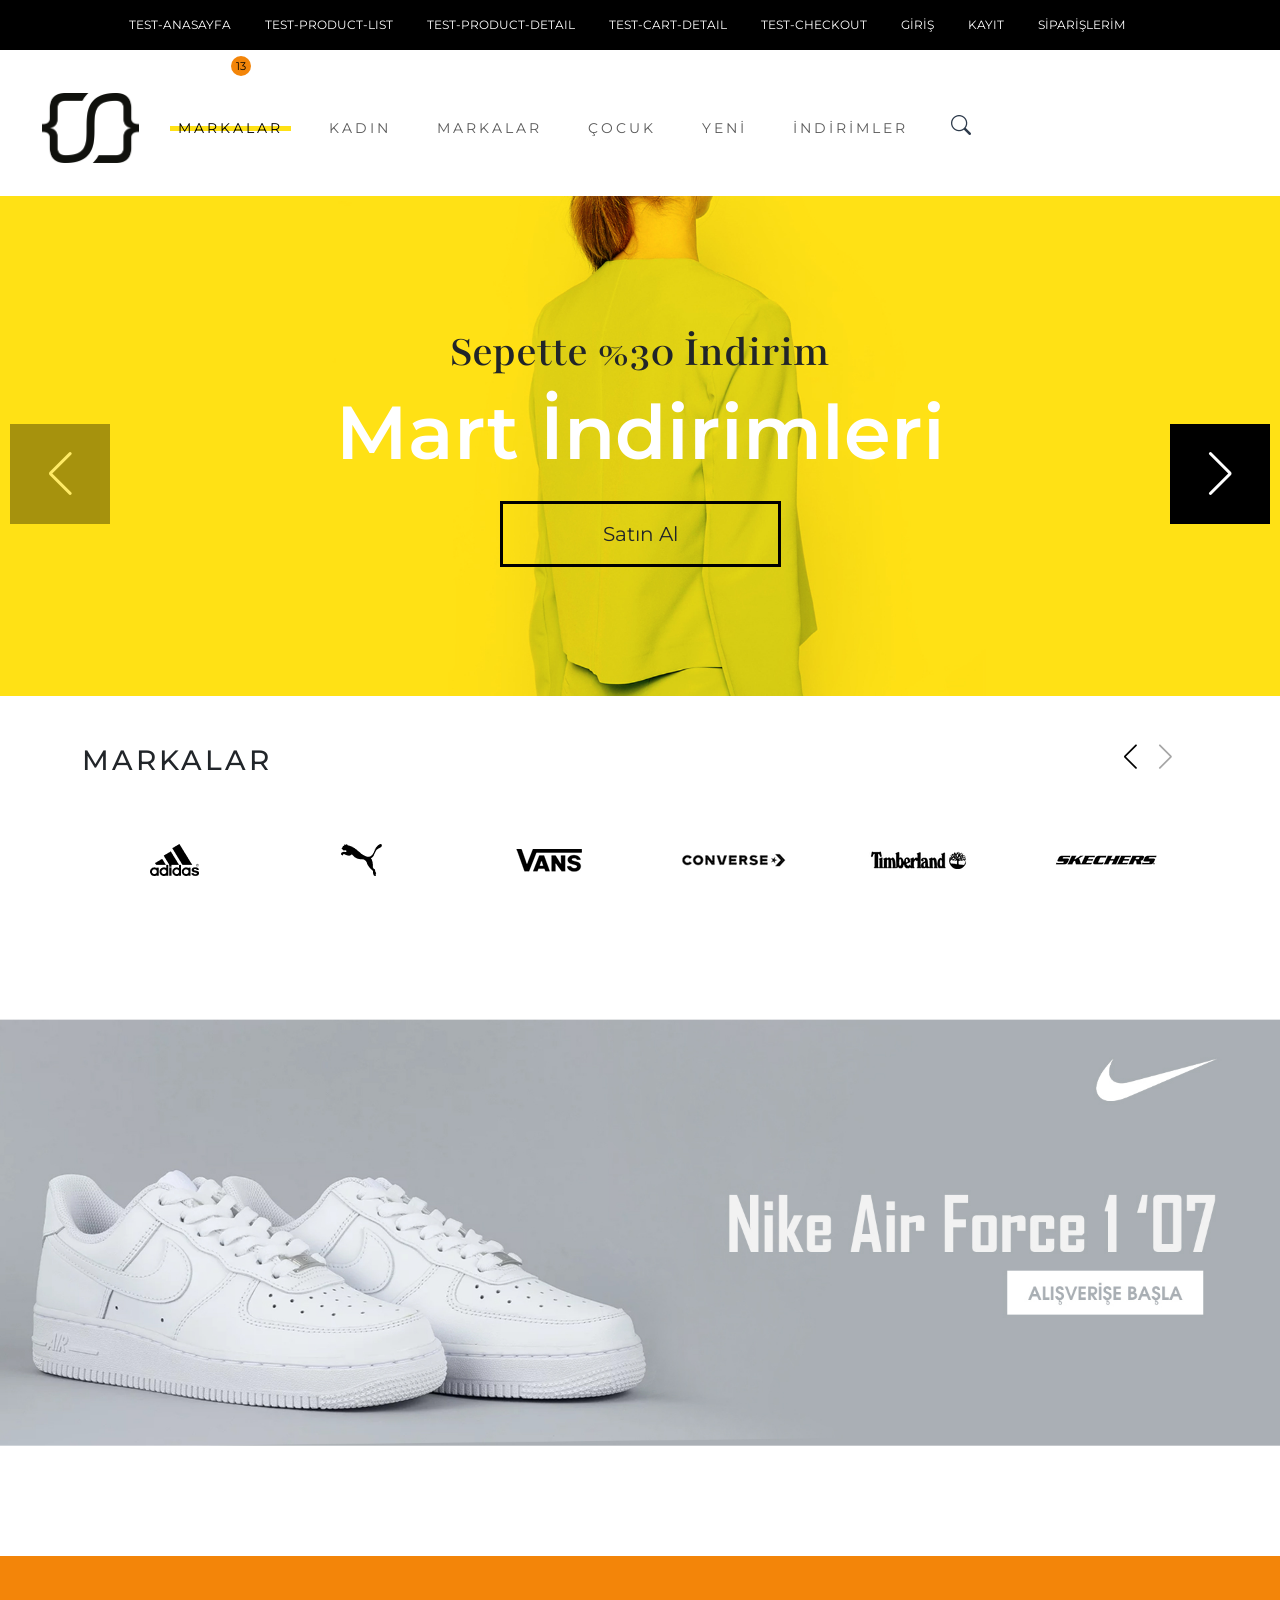
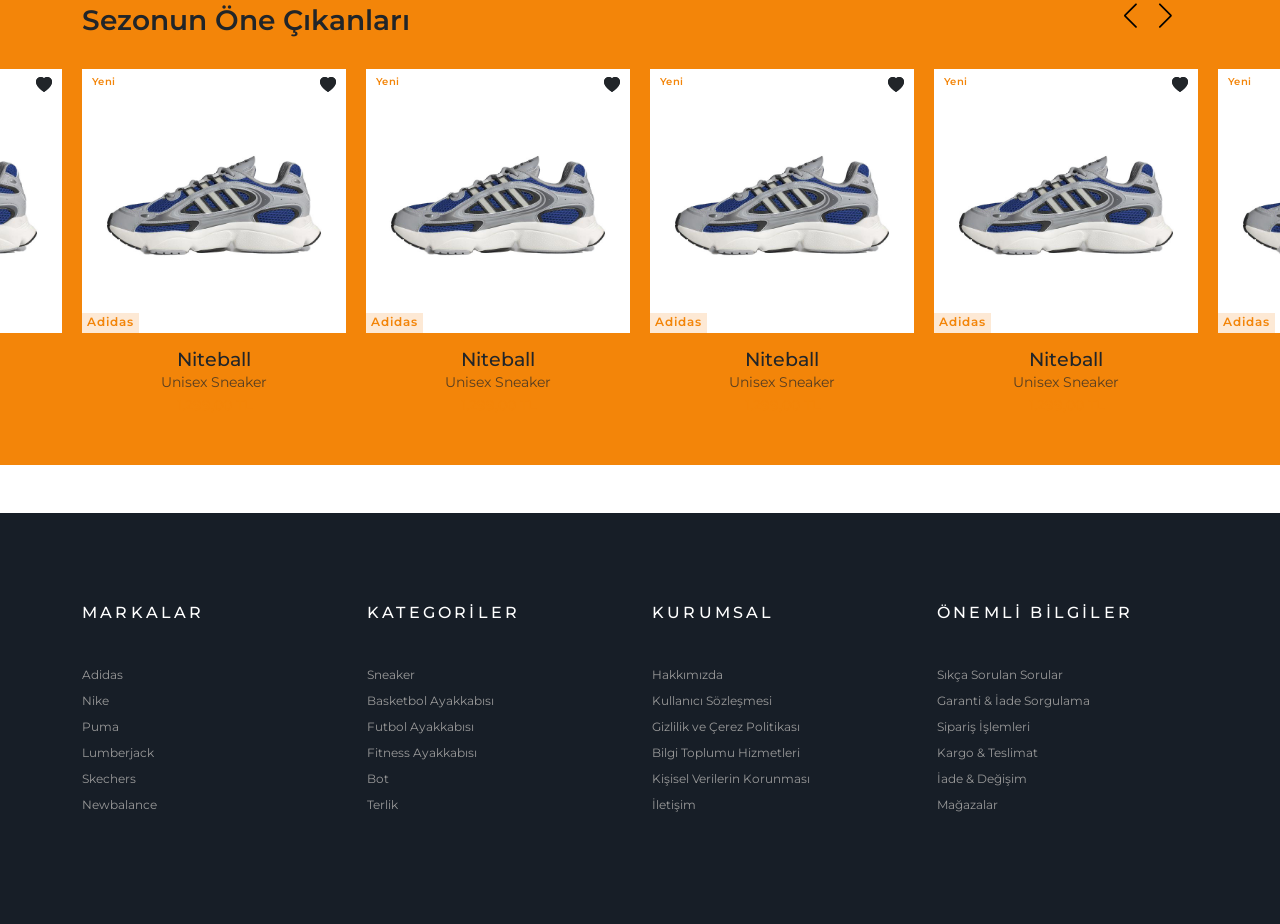
<file: index.html>
<!DOCTYPE html>
<html lang="en">

<head>
    <meta charset="UTF-8">
    <meta name="viewport" content="width=device-width, initial-scale=1.0">
    <title>eCommerce</title>

    <!-- Bootstrap 5 -->
    <link href="https://cdn.jsdelivr.net/npm/bootstrap@5.3.3/dist/css/bootstrap.min.css" rel="stylesheet"
        integrity="sha384-QWTKZyjpPEjISv5WaRU9OFeRpok6YctnYmDr5pNlyT2bRjXh0JMhjY6hW+ALEwIH" crossorigin="anonymous">

    <!-- Bootstrap Icons -->
    <link rel="stylesheet" href="https://cdn.jsdelivr.net/npm/bootstrap-icons@1.11.3/font/bootstrap-icons.min.css">

    <!-- özelleştirdiğimiz css -->
    <link rel="stylesheet" href="assets/css/style.css">

    <!-- animate css -->
    <link rel="stylesheet" href="https://cdnjs.cloudflare.com/ajax/libs/animate.css/4.1.1/animate.min.css" />


    <!-- font awesome -->
    <link rel="stylesheet" href="https://cdnjs.cloudflare.com/ajax/libs/font-awesome/6.5.1/css/all.min.css"
        integrity="sha512-DTOQO9RWCH3ppGqcWaEA1BIZOC6xxalwEsw9c2QQeAIftl+Vegovlnee1c9QX4TctnWMn13TZye+giMm8e2LwA=="
        crossorigin="anonymous" referrerpolicy="no-referrer" />

    <!-- google fonts -->
    <link rel="preconnect" href="https://fonts.googleapis.com">
    <link rel="preconnect" href="https://fonts.gstatic.com" crossorigin>
    <link
        href="https://fonts.googleapis.com/css2?family=Montserrat:ital,wght@0,100..900;1,100..900&family=Playfair+Display+SC:ital,wght@0,400;0,700;0,900;1,400;1,700;1,900&family=Playfair:ital,opsz,wght@0,5..1200,300..900;1,5..1200,300..900&display=swap"
        rel="stylesheet">


    <!-- Swiper -->
    <link rel="stylesheet" href="https://cdn.jsdelivr.net/npm/swiper@11/swiper-bundle.min.css" />
</head>

<body>
    <!-- Top Bar Bölümü -->
    <div class="top-bar bg-black">
        <div class="container">
            <div class="login float-end ">
                <ul class="login-list">
                    <li><a href="index.html" class="text-white">Test-Anasayfa</a></li>
                    <li><a href="product-list.html" class="text-white">Test-Product-List</a></li>
                    <li><a href="product-detail.html" class="text-white">Test-Product-Detail</a></li>
                    <li><a href="cart.html" class="text-white">Test-Cart-Detail</a></li>
                    <li><a href="checkout.html" class="text-white">Test-Checkout</a></li>
                    <li><a href="" class="text-white">GİRİŞ</a></li>
                    <li><a href="" class="text-white">KAYIT</a></li>
                    <li><a href="myorders.html" class="text-white">SİPARİŞLERİM</a></li>
                    <li><a href="" class="text-white">SEPETİM</a></li>
                    <li class="dropdown user-basket position-relative">
                        <a href="javascript:void(0)" class="dropdown-toggle position-relative" role="button"
                            data-bs-toggle="dropdown" aria-expanded="false">
                            <i class="bi bi-cart zoom text-white fs-4"></i>
                            <span class="item-count bg-orange text-black">13</span>
                        </a>
                        <div class="dropdown-menu">
                            <div class="row overflow-custom">
                                <div class="col-12">
                                    <div class="card border-0">
                                        <div class="row">
                                            <div class="col-4">
                                                <img src="assets/images/shopping.webp" alt=""
                                                    class="img-fluid rounded-start">
                                            </div>
                                            <div class="col-8">
                                                <div class="card-body">
                                                    <h5 class="card-title">Ürün Başlığı</h5>
                                                    <p class="card-text">Fiyat: 10 TL</p>
                                                    <p class="card-text">Adet: 3</p>
                                                </div>
                                            </div>
                                        </div>
                                    </div>
                                </div>

                                <div class="col-12">
                                    <hr class="my-4">
                                </div>


                                <div class="col-12">
                                    <div class="card border-0">
                                        <div class="row">
                                            <div class="col-4">
                                                <img src="assets/images/shopping.webp" alt=""
                                                    class="img-fluid rounded-start">
                                            </div>
                                            <div class="col-8">
                                                <div class="card-body">
                                                    <h5 class="card-title">Ürün Başlığı</h5>
                                                    <p class="card-text">Fiyat: 10 TL</p>
                                                    <p class="card-text">Adet: 1</p>
                                                </div>
                                            </div>
                                        </div>
                                    </div>
                                </div>

                                <div class="col-12">
                                    <hr class="my-4">
                                </div>


                                <div class="col-12">
                                    <div class="card border-0">
                                        <div class="row">
                                            <div class="col-4">
                                                <img src="assets/images/shopping.webp" alt=""
                                                    class="img-fluid rounded-start">
                                            </div>
                                            <div class="col-8">
                                                <div class="card-body">
                                                    <h5 class="card-title">Ürün Başlığı</h5>
                                                    <p class="card-text">Fiyat: 10 TL</p>
                                                    <p class="card-text">Adet: 1</p>
                                                </div>
                                            </div>
                                        </div>
                                    </div>
                                </div>

                                <div class="col-12">
                                    <hr class="my-4">
                                </div>
                            </div>
                            <div class="row total-price">
                                <div class="col-12">
                                    <hr class="my-4">
                                </div>

                                <div class="col-12">
                                    <h5 class="text-center">
                                        <span>Toplam:</span>
                                        <span>250.00 TL</span>
                                    </h5>
                                </div>

                                <div class="col-12 basket-buttons">
                                    <div class="row">
                                        <div class="col-6">
                                            <a href="" class="btn btn-outline-warning w-100">Sepet</a>
                                        </div>

                                        <div class="col-6">
                                            <a href="" class="btn btn-outline-success w-100">Ödeme</a>
                                        </div>
                                    </div>
                                </div>
                            </div>
                        </div>
                    </li>
                </ul>
            </div>
        </div>
    </div>

    <!-- Menü Bölümü -->
    <header>
        <nav class="navbar navbar-expand-lg">
            <div class="container">
                <a class="navbar-brand" href="#">
                    <img src="assets/images/logo.png" alt="Logo" class="logo">
                </a>
                <button class="navbar-toggler" type="button" data-bs-toggle="collapse"
                    data-bs-target="#navbarSupportedContent" aria-controls="navbarSupportedContent"
                    aria-expanded="false" aria-label="Toggle navigation">
                    <span class="navbar-toggler-icon"></span>
                </button>
                <div class="collapse navbar-collapse" id="navbarSupportedContent">
                    <ul class="navbar-nav mx-auto mb-2 mb-lg-0">
                        <li class="nav-item active dropdown">
                            <a class="nav-link active dropdown-toggle" aria-current="page" href="javascript:void(0)"
                                data-bs-toggle="dropdown" role="button">
                                MARKALAR
                            </a>
                            <!-- markalar menüsü butonuna tıklandığında menü ile ilgili kategoriler -->
                            <div class="dropdown-menu">
                                <!-- iki parçaya böldük -->
                                <div class="row">
                                    <div class="col-md-9 nav-brands">
                                        <!-- menü listesi şeklinde olacak -->
                                        <h4 class="mb-4">Tüm Markalar</h4>
                                        <div class="row">
                                            <div class="col navbar-column">
                                                <a href="product-list.html" class="dropdown-link">Adidas</a>
                                                <a href="#" class="dropdown-link">Nike</a>
                                                <a href="#" class="dropdown-link">Puma</a>
                                                <a href="#" class="dropdown-link">Skechers</a>
                                                <a href="#" class="dropdown-link">Lotto</a>
                                                <a href="#" class="dropdown-link">Huf</a>
                                                <a href="#" class="dropdown-link">Reebok</a>
                                                <a href="#" class="dropdown-link">Parafina</a>
                                                <a href="#" class="dropdown-link">Salomon</a>
                                            </div>
                                            <div class="col navbar-column">
                                                <a href="#" class="dropdown-link">Rains</a>
                                                <a href="#" class="dropdown-link">United 4</a>
                                                <a href="#" class="dropdown-link">Vans</a>
                                                <a href="#" class="dropdown-link">Veja</a>
                                                <a href="#" class="dropdown-link">Market</a>
                                                <a href="#" class="dropdown-link">Nautica</a>
                                                <a href="#" class="dropdown-link">Element</a>
                                                <a href="#" class="dropdown-link">Etnies</a>
                                                <a href="#" class="dropdown-link">Funko</a>
                                            </div>
                                            <div class="col navbar-column">
                                                <a href="#" class="dropdown-link">Columbia</a>
                                                <a href="#" class="dropdown-link">Brekenstock</a>
                                                <a href="#" class="dropdown-link">Casio</a>
                                                <a href="#" class="dropdown-link">Converse</a>
                                                <a href="#" class="dropdown-link">Crocs</a>
                                                <a href="#" class="dropdown-link">Jordan</a>
                                                <a href="#" class="dropdown-link">Primitive</a>
                                                <a href="#" class="dropdown-link">Timberland</a>
                                                <a href="#" class="dropdown-link">XD Design</a>
                                            </div>
                                        </div>
                                    </div>
                                    <div class="col-md-3">
                                        <!--  slide şeklinde olacak -->
                                        <h4 class="mb-4">Tredler</h4>
                                        <div class="row">
                                            <div class="col">
                                                <div class="nav-brand-swiper swiper-container">
                                                    <div class="swiper-wrapper">
                                                        <div class="swiper-slide">
                                                            <a href="">
                                                                <img src="assets/images/product2.webp" class="img-fluid"
                                                                    alt="">
                                                            </a>
                                                        </div>
                                                        <div class="swiper-slide">
                                                            <a href="">
                                                                <img src="assets/images/product3.jpeg" class="img-fluid"
                                                                    alt="">
                                                            </a>
                                                        </div>
                                                        <div class="swiper-slide">
                                                            <a href="">
                                                                <img src="assets/images/product4.jpeg" class="img-fluid"
                                                                    alt="">
                                                            </a>
                                                        </div>

                                                    </div>
                                                </div>
                                            </div>
                                        </div>
                                    </div>
                                </div>
                            </div>

                        </li>
                        <li class="nav-item">
                            <a class="nav-link" href="#">KADIN</a>
                        </li>
                        <li class="nav-item">
                            <a class="nav-link" href="#">MARKALAR</a>
                        </li>
                        <li class="nav-item">
                            <a class="nav-link" href="#">ÇOCUK</a>
                        </li>
                        <li class="nav-item">
                            <a class="nav-link" href="#">YENİ</a>
                        </li>
                        <li class="nav-item">
                            <a class="nav-link" href="#">İNDİRİMLER</a>
                        </li>



                    </ul>
                </div>
                <div class="nav-right">
                    <a href="javascript:void(0)" class="search-open">
                        <i class="bi bi-search zoom"></i>
                    </a>
                    <div class="search-inside bg-orange">
                        <i class="bi bi-x search-close"></i>
                        <div class="search-overlay"></div>
                        <div class="position-center-center">
                            <div class="search animate__animated animate__backInUp">
                                <form action="">
                                    <input type="search" placeholder="Arama">
                                    <button type="submit"><i class="bi bi-check-circle"></i></button>
                                </form>
                            </div>
                        </div>
                    </div>
                </div>
            </div>
        </nav>
    </header>

    <!-- Orta Slider İndirim Bilgilendirme Bölümü - Swiper -->
    <section class="slider position-relative bg-orange mt-3">
        <!-- Slider main container -->
        <div class="home-swiper swiper-container">
            <!-- Additional required wrapper -->
            <div class="swiper-wrapper">
                <!-- Slides - Slaytlar-->
                <div class="swiper-slide">
                    <div class="slide">
                        <img src="assets/images/slide-bg-2-2.jpg" alt="" srcset="">
                    </div>
                    <div class="slider-title">
                        <div class="title-wrapper">
                            <h3 class="font-playfair">Sepette %30 İndirim</h3>
                            <h2 class="">Mart İndirimleri</h2>
                            <a href="" class="btn btn-outline-dark text-center mt-3">Satın Al</a>
                        </div>
                    </div>
                </div>
                <div class="swiper-slide">
                    <div class="slide">
                        <img src="assets/images/slide-bg-2-2.jpg" alt="" srcset="">
                    </div>
                    <div class="slider-title">
                        <div class="title-wrapper">
                            <h3 class="font-playfair">Sepette %10 İndirim</h3>
                            <h2 class="">Şubat İndirimleri</h2>
                            <a href="" class="btn btn-outline-dark text-center mt-3">Satın Al</a>
                        </div>
                    </div>
                </div>
                ...
            </div>
            <!-- Navigasyon butonları -->
            <div class="swiper-button-prev"></div>
            <div class="swiper-button-next"></div>
        </div>
    </section>

    <!-- Markalar Slider'ı yapacağız - Swiper -->
    <section class="feature-brands position-relative mt-5">
        <div class="container">
            <div class="row">
                <div class="col-12 position-relative">
                    <h3>Markalar</h3>
                    <!-- Navigasyon butonları -->
                    <div id="brandPrev" class="swiper-button-prev"></div>
                    <div id="brandNext" class="swiper-button-next"></div>
                </div>
                <div class="col-12">
                    <div class="brand-swiper mt-4">
                        <!-- Additional required wrapper -->
                        <div class="swiper-wrapper">
                            <!-- Slides - Slaytlar-->
                            <div class="swiper-slide text-center">
                                <div class="brand-slider">
                                    <a href="">
                                        <img src="assets/images/brand1.webp" alt="">
                                    </a>
                                </div>
                            </div>
                            <div class="swiper-slide text-center">
                                <div class="brand-slider">
                                    <a href="">
                                        <img src="assets/images/brand2.webp" alt="">
                                    </a>
                                </div>
                            </div>
                            <div class="swiper-slide text-center">
                                <div class="brand-slider">
                                    <a href="">
                                        <img src="assets/images/brand3.webp" alt="">
                                    </a>
                                </div>
                            </div>
                            <div class="swiper-slide text-center">
                                <div class="brand-slider">
                                    <a href="">
                                        <img src="assets/images/brand4.webp" alt="">
                                    </a>
                                </div>
                            </div>
                            <div class="swiper-slide text-center">
                                <div class="brand-slider">
                                    <a href="">
                                        <img src="assets/images/brand5.webp" alt="">
                                    </a>
                                </div>
                            </div>
                            <div class="swiper-slide text-center">
                                <div class="brand-slider">
                                    <a href="">
                                        <img src="assets/images/brand6.webp" alt="">
                                    </a>
                                </div>
                            </div>
                            <div class="swiper-slide text-center">
                                <div class="brand-slider">
                                    <a href="">
                                        <img src="assets/images/brand7.webp" alt="">
                                    </a>
                                </div>
                            </div>
                        </div>
                    </div>
                </div>
            </div>
        </div>
    </section>


    <!-- ürün başlığı Slider'ı yapacağız - Swiper -->
    <section class="feature-product-banner position-relative mt-5">
        <div class="col-12">
            <div class="banner position-relative">
                <img src="assets/images/home-banner1.jpeg" class="web-banner">
            </div>
        </div>
    </section>

    <!-- Sezonun Marka ürünleri Slider'ı yapacağız - Swiper -->
    <section class="feature-season-products position-relative my-5 py-5">
        <div class="container">
            <div class="row">
                <div class="col-12 position-relative">
                    <h3 class="fw-bold-600">Sezonun Öne Çıkanları</h3>

                    <div id="seasonPrev" class="swiper-button-prev"></div>
                    <div id="seasonNext" class="swiper-button-next"></div>
                </div>
                <div class="col-12">
                    <div class="season-product-swiper mt-4">
                        <div class="swiper-wrapper">
                            <div class="swiper-slide">
                                <div class="wrapper-product position-relative">
                                    <div class="product-image position-relative">
                                        <a href="">
                                            <img src="assets/images/product1.jpeg" class="img-fluid" alt="Adidas">
                                        </a>
                                        <div class="product-overlay">
                                            <span class="product-tag text-orange fw-bold-600">Yeni</span>
                                            <span class="favorite"><i class="bi bi-heart"></i></span>
                                            <span class="un-favorite"><i class="bi bi-heart-fill"></i></span>
                                            <a href="" class="product-brand text-orange fw-bold-600">
                                                Adidas
                                            </a>
                                        </div>
                                    </div>
                                    <div class="product-info text-center pt-3">
                                        <h4 class="product-title">Niteball</h4>
                                        <div class="text-muted product-description">
                                            Unisex Sneaker
                                        </div>
                                        <a href="" class="product-price text-orange">
                                            1.299,00 TL
                                        </a>
                                    </div>
                                </div>
                            </div>
                            <div class="swiper-slide">
                                <div class="wrapper-product position-relative">
                                    <div class="product-image position-relative">
                                        <a href="">
                                            <img src="assets/images/product1.jpeg" class="img-fluid" alt="Adidas">
                                        </a>
                                        <div class="product-overlay">
                                            <span class="product-tag text-orange fw-bold-600">Yeni</span>
                                            <span class="favorite"><i class="bi bi-heart"></i></span>
                                            <span class="un-favorite"><i class="bi bi-heart-fill"></i></span>
                                            <a href="" class="product-brand text-orange fw-bold-600">
                                                Adidas
                                            </a>
                                        </div>
                                    </div>
                                    <div class="product-info text-center pt-3">
                                        <h4 class="product-title">Niteball</h4>
                                        <div class="text-muted product-description">
                                            Unisex Sneaker
                                        </div>
                                        <a href="" class="product-price text-orange">
                                            1.299,00 TL
                                        </a>
                                    </div>
                                </div>
                            </div>
                            <div class="swiper-slide">
                                <div class="wrapper-product position-relative">
                                    <div class="product-image position-relative">
                                        <a href="">
                                            <img src="assets/images/product1.jpeg" class="img-fluid" alt="Adidas">
                                        </a>
                                        <div class="product-overlay">
                                            <span class="product-tag text-orange fw-bold-600">Yeni</span>
                                            <span class="favorite"><i class="bi bi-heart"></i></span>
                                            <span class="un-favorite"><i class="bi bi-heart-fill"></i></span>
                                            <a href="" class="product-brand text-orange fw-bold-600">
                                                Adidas
                                            </a>
                                        </div>
                                    </div>
                                    <div class="product-info text-center pt-3">
                                        <h4 class="product-title">Niteball</h4>
                                        <div class="text-muted product-description">
                                            Unisex Sneaker
                                        </div>
                                        <a href="" class="product-price text-orange">
                                            1.299,00 TL
                                        </a>
                                    </div>
                                </div>
                            </div>
                            <div class="swiper-slide">
                                <div class="wrapper-product position-relative">
                                    <div class="product-image position-relative">
                                        <a href="">
                                            <img src="assets/images/product1.jpeg" class="img-fluid" alt="Adidas">
                                        </a>
                                        <div class="product-overlay">
                                            <span class="product-tag text-orange fw-bold-600">Yeni</span>
                                            <span class="favorite"><i class="bi bi-heart"></i></span>
                                            <span class="un-favorite"><i class="bi bi-heart-fill"></i></span>
                                            <a href="" class="product-brand text-orange fw-bold-600">
                                                Adidas
                                            </a>
                                        </div>
                                    </div>
                                    <div class="product-info text-center pt-3">
                                        <h4 class="product-title">Niteball</h4>
                                        <div class="text-muted product-description">
                                            Unisex Sneaker
                                        </div>
                                        <a href="" class="product-price text-orange">
                                            1.299,00 TL
                                        </a>
                                    </div>
                                </div>
                            </div>
                            <div class="swiper-slide">
                                <div class="wrapper-product position-relative">
                                    <div class="product-image position-relative">
                                        <a href="">
                                            <img src="assets/images/product1.jpeg" class="img-fluid" alt="Adidas">
                                        </a>
                                        <div class="product-overlay">
                                            <span class="product-tag text-orange fw-bold-600">Yeni</span>
                                            <span class="favorite"><i class="bi bi-heart"></i></span>
                                            <span class="un-favorite"><i class="bi bi-heart-fill"></i></span>
                                            <a href="" class="product-brand text-orange fw-bold-600">
                                                Adidas
                                            </a>
                                        </div>
                                    </div>
                                    <div class="product-info text-center pt-3">
                                        <h4 class="product-title">Niteball</h4>
                                        <div class="text-muted product-description">
                                            Unisex Sneaker
                                        </div>
                                        <a href="" class="product-price text-orange">
                                            1.299,00 TL
                                        </a>
                                    </div>
                                </div>
                            </div>
                            <div class="swiper-slide">
                                <div class="wrapper-product position-relative">
                                    <div class="product-image position-relative">
                                        <a href="">
                                            <img src="assets/images/product1.jpeg" class="img-fluid" alt="Adidas">
                                        </a>
                                        <div class="product-overlay">
                                            <span class="product-tag text-orange fw-bold-600">Yeni</span>
                                            <span class="favorite"><i class="bi bi-heart"></i></span>
                                            <span class="un-favorite"><i class="bi bi-heart-fill"></i></span>
                                            <a href="" class="product-brand text-orange fw-bold-600">
                                                Adidas
                                            </a>
                                        </div>
                                    </div>
                                    <div class="product-info text-center pt-3">
                                        <h4 class="product-title">Niteball</h4>
                                        <div class="text-muted product-description">
                                            Unisex Sneaker
                                        </div>
                                        <a href="" class="product-price text-orange">
                                            1.299,00 TL
                                        </a>
                                    </div>
                                </div>
                            </div>
                            <div class="swiper-slide">
                                <div class="wrapper-product position-relative">
                                    <div class="product-image position-relative">
                                        <a href="">
                                            <img src="assets/images/product1.jpeg" class="img-fluid" alt="Adidas">
                                        </a>
                                        <div class="product-overlay">
                                            <span class="product-tag text-orange fw-bold-600">Yeni</span>
                                            <span class="favorite"><i class="bi bi-heart"></i></span>
                                            <span class="un-favorite"><i class="bi bi-heart-fill"></i></span>
                                            <a href="" class="product-brand text-orange fw-bold-600">
                                                Adidas
                                            </a>
                                        </div>
                                    </div>
                                    <div class="product-info text-center pt-3">
                                        <h4 class="product-title">Niteball</h4>
                                        <div class="text-muted product-description">
                                            Unisex Sneaker
                                        </div>
                                        <a href="" class="product-price text-orange">
                                            1.299,00 TL
                                        </a>
                                    </div>
                                </div>
                            </div>
                            <div class="swiper-slide">
                                <div class="wrapper-product position-relative">
                                    <div class="product-image position-relative">
                                        <a href="">
                                            <img src="assets/images/product1.jpeg" class="img-fluid" alt="Adidas">
                                        </a>
                                        <div class="product-overlay">
                                            <span class="product-tag text-orange fw-bold-600">Yeni</span>
                                            <span class="favorite"><i class="bi bi-heart"></i></span>
                                            <span class="un-favorite"><i class="bi bi-heart-fill"></i></span>
                                            <a href="" class="product-brand text-orange fw-bold-600">
                                                Adidas
                                            </a>
                                        </div>
                                    </div>
                                    <div class="product-info text-center pt-3">
                                        <h4 class="product-title">Niteball</h4>
                                        <div class="text-muted product-description">
                                            Unisex Sneaker
                                        </div>
                                        <a href="" class="product-price text-orange">
                                            1.299,00 TL
                                        </a>
                                    </div>
                                </div>
                            </div>
                            <div class="swiper-slide">
                                <div class="wrapper-product position-relative">
                                    <div class="product-image position-relative">
                                        <a href="">
                                            <img src="assets/images/product1.jpeg" class="img-fluid" alt="Adidas">
                                        </a>
                                        <div class="product-overlay">
                                            <span class="product-tag text-orange fw-bold-600">Yeni</span>
                                            <span class="favorite"><i class="bi bi-heart"></i></span>
                                            <span class="un-favorite"><i class="bi bi-heart-fill"></i></span>
                                            <a href="" class="product-brand text-orange fw-bold-600">
                                                Adidas
                                            </a>
                                        </div>
                                    </div>
                                    <div class="product-info text-center pt-3">
                                        <h4 class="product-title">Niteball</h4>
                                        <div class="text-muted product-description">
                                            Unisex Sneaker
                                        </div>
                                        <a href="" class="product-price text-orange">
                                            1.299,00 TL
                                        </a>
                                    </div>
                                </div>
                            </div>

                        </div>
                    </div>
                </div>
            </div>
        </div>
    </section>


    <!-- footer -->
    <footer class="position-relative">
        <div class="container">
            <div class="row">
                <div class="col-md-3">
                    <h6 class="text-white">MARKALAR</h6>
                    <ul class="link">
                        <li><a href="#.">Adidas</a></li>
                        <li><a href="#.">Nike</a></li>
                        <li><a href="#.">Puma</a></li>
                        <li><a href="#.">Lumberjack</a></li>
                        <li><a href="#.">Skechers</a></li>
                        <li><a href="#.">Newbalance</a></li>
                    </ul>
                </div>
                <div class="col-md-3">
                    <h6 class="text-white">KATEGORİLER</h6>
                    <ul class="link">
                        <li><a href="#.">Sneaker</a></li>
                        <li><a href="#.">Basketbol Ayakkabısı</a></li>
                        <li><a href="#.">Futbol Ayakkabısı</a></li>
                        <li><a href="#.">Fitness Ayakkabısı</a></li>
                        <li><a href="#.">Bot</a></li>
                        <li><a href="#.">Terlik</a></li>
                    </ul>
                </div>
                <div class="col-md-3">
                    <h6 class="text-white">KURUMSAL</h6>
                    <ul class="link">
                        <li><a href="#.">Hakkımızda</a></li>
                        <li><a href="#.">Kullanıcı Sözleşmesi</a></li>
                        <li><a href="#.">Gizlilik ve Çerez Politikası</a></li>
                        <li><a href="#.">Bilgi Toplumu Hizmetleri</a></li>
                        <li><a href="#.">Kişisel Verilerin Korunması</a></li>
                        <li><a href="#.">İletişim</a></li>
                    </ul>
                </div>
                <div class="col-md-3">
                    <h6 class="text-white">ÖNEMLİ BİLGİLER</h6>
                    <ul class="link">
                        <li><a href="#.">Sıkça Sorulan Sorular</a></li>
                        <li><a href="#.">Garanti & İade Sorgulama</a></li>
                        <li><a href="#.">Sipariş İşlemleri</a></li>
                        <li><a href="#.">Kargo & Teslimat</a></li>
                        <li><a href="#.">İade & Değişim</a></li>
                        <li><a href="#.">Mağazalar</a></li>
                    </ul>
                </div>
            </div>
        </div>
    </footer>




    <!-- Bootstrap 5 -->
    <script src="https://cdn.jsdelivr.net/npm/bootstrap@5.3.3/dist/js/bootstrap.bundle.min.js"
        integrity="sha384-YvpcrYf0tY3lHB60NNkmXc5s9fDVZLESaAA55NDzOxhy9GkcIdslK1eN7N6jIeHz"
        crossorigin="anonymous"></script>
    <!-- JQuery -->
    <script src="https://cdnjs.cloudflare.com/ajax/libs/jquery/3.7.1/jquery.min.js"
        integrity="sha512-v2CJ7UaYy4JwqLDIrZUI/4hqeoQieOmAZNXBeQyjo21dadnwR+8ZaIJVT8EE2iyI61OV8e6M8PP2/4hpQINQ/g=="
        crossorigin="anonymous" referrerpolicy="no-referrer"></script>

    <!-- swiper -->
    <script src="https://cdn.jsdelivr.net/npm/swiper@11/swiper-bundle.min.js"></script>
    <!-- özelleştirdiğimiz js -->
    <script src="assets/js/home.js"></script>
    <script src="assets/js/main.js"></script>
</body>

</html>
</file>
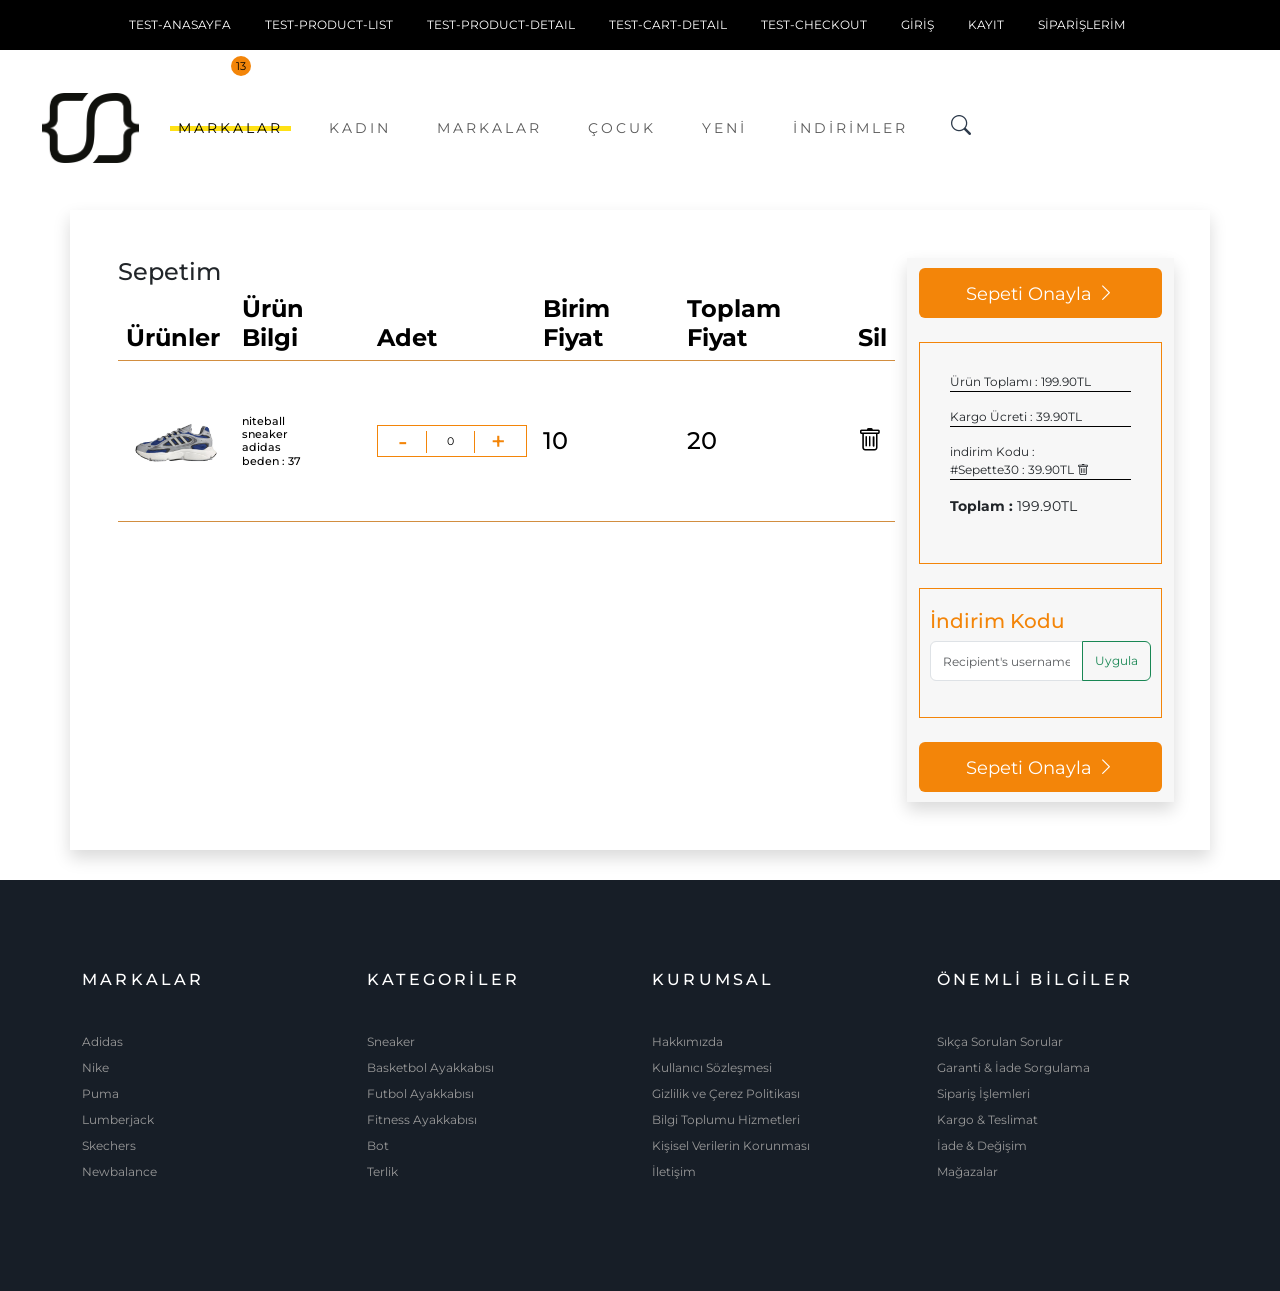
<file: cart.html>
<!DOCTYPE html>
<html lang="en">

<head>
    <meta charset="UTF-8">
    <meta name="viewport" content="width=device-width, initial-scale=1.0">
    <title>eCommerce</title>

    <!-- Bootstrap 5 -->
    <link href="https://cdn.jsdelivr.net/npm/bootstrap@5.3.3/dist/css/bootstrap.min.css" rel="stylesheet"
        integrity="sha384-QWTKZyjpPEjISv5WaRU9OFeRpok6YctnYmDr5pNlyT2bRjXh0JMhjY6hW+ALEwIH" crossorigin="anonymous">

    <!-- Bootstrap Icons -->
    <link rel="stylesheet" href="https://cdn.jsdelivr.net/npm/bootstrap-icons@1.11.3/font/bootstrap-icons.min.css">

    <!-- özelleştirdiğimiz css -->
    <link rel="stylesheet" href="assets/css/style.css">

    <!-- animate css -->
    <link rel="stylesheet" href="https://cdnjs.cloudflare.com/ajax/libs/animate.css/4.1.1/animate.min.css" />


    <!-- font awesome -->
    <link rel="stylesheet" href="https://cdnjs.cloudflare.com/ajax/libs/font-awesome/6.5.1/css/all.min.css"
        integrity="sha512-DTOQO9RWCH3ppGqcWaEA1BIZOC6xxalwEsw9c2QQeAIftl+Vegovlnee1c9QX4TctnWMn13TZye+giMm8e2LwA=="
        crossorigin="anonymous" referrerpolicy="no-referrer" />

    <!-- google fonts -->
    <link rel="preconnect" href="https://fonts.googleapis.com">
    <link rel="preconnect" href="https://fonts.gstatic.com" crossorigin>
    <link
        href="https://fonts.googleapis.com/css2?family=Montserrat:ital,wght@0,100..900;1,100..900&family=Playfair+Display+SC:ital,wght@0,400;0,700;0,900;1,400;1,700;1,900&family=Playfair:ital,opsz,wght@0,5..1200,300..900;1,5..1200,300..900&display=swap"
        rel="stylesheet">


    <!-- Swiper -->
    <link rel="stylesheet" href="https://cdn.jsdelivr.net/npm/swiper@11/swiper-bundle.min.css" />
</head>

<body>
    <!-- Top Bar Bölümü -->
    <div class="top-bar bg-black">
        <div class="container">
            <div class="login float-end ">
                <ul class="login-list">
                    <li><a href="index.html" class="text-white">Test-Anasayfa</a></li>
                    <li><a href="product-list.html" class="text-white">Test-Product-List</a></li>
                    <li><a href="product-detail.html" class="text-white">Test-Product-Detail</a></li>
                    <li><a href="cart.html" class="text-white">Test-Cart-Detail</a></li>
                    <li><a href="checkout.html" class="text-white">Test-Checkout</a></li>
                    <li><a href="" class="text-white">GİRİŞ</a></li>
                    <li><a href="" class="text-white">KAYIT</a></li>
                    <li><a href="" class="text-white">SİPARİŞLERİM</a></li>
                    <li><a href="" class="text-white">SEPETİM</a></li>
                    <li class="dropdown user-basket position-relative">
                        <a href="javascript:void(0)" class="dropdown-toggle position-relative" role="button"
                            data-bs-toggle="dropdown" aria-expanded="false">
                            <i class="bi bi-cart zoom text-white fs-4"></i>
                            <span class="item-count bg-orange text-black">13</span>
                        </a>
                        <div class="dropdown-menu">
                            <div class="row overflow-custom">
                                <div class="col-12">
                                    <div class="card border-0">
                                        <div class="row">
                                            <div class="col-4">
                                                <img src="assets/images/shopping.webp" alt=""
                                                    class="img-fluid rounded-start">
                                            </div>
                                            <div class="col-8">
                                                <div class="card-body">
                                                    <h5 class="card-title">Ürün Başlığı</h5>
                                                    <p class="card-text">Fiyat: 10 TL</p>
                                                    <p class="card-text">Adet: 3</p>
                                                </div>
                                            </div>
                                        </div>
                                    </div>
                                </div>

                                <div class="col-12">
                                    <hr class="my-4">
                                </div>


                                <div class="col-12">
                                    <div class="card border-0">
                                        <div class="row">
                                            <div class="col-4">
                                                <img src="assets/images/shopping.webp" alt=""
                                                    class="img-fluid rounded-start">
                                            </div>
                                            <div class="col-8">
                                                <div class="card-body">
                                                    <h5 class="card-title">Ürün Başlığı</h5>
                                                    <p class="card-text">Fiyat: 10 TL</p>
                                                    <p class="card-text">Adet: 1</p>
                                                </div>
                                            </div>
                                        </div>
                                    </div>
                                </div>

                                <div class="col-12">
                                    <hr class="my-4">
                                </div>


                                <div class="col-12">
                                    <div class="card border-0">
                                        <div class="row">
                                            <div class="col-4">
                                                <img src="assets/images/shopping.webp" alt=""
                                                    class="img-fluid rounded-start">
                                            </div>
                                            <div class="col-8">
                                                <div class="card-body">
                                                    <h5 class="card-title">Ürün Başlığı</h5>
                                                    <p class="card-text">Fiyat: 10 TL</p>
                                                    <p class="card-text">Adet: 1</p>
                                                </div>
                                            </div>
                                        </div>
                                    </div>
                                </div>

                                <div class="col-12">
                                    <hr class="my-4">
                                </div>
                            </div>
                            <div class="row total-price">
                                <div class="col-12">
                                    <hr class="my-4">
                                </div>

                                <div class="col-12">
                                    <h5 class="text-center">
                                        <span>Toplam:</span>
                                        <span>250.00 TL</span>
                                    </h5>
                                </div>

                                <div class="col-12 basket-buttons">
                                    <div class="row">
                                        <div class="col-6">
                                            <a href="" class="btn btn-outline-warning w-100">Sepet</a>
                                        </div>

                                        <div class="col-6">
                                            <a href="" class="btn btn-outline-success w-100">Ödeme</a>
                                        </div>
                                    </div>
                                </div>
                            </div>
                        </div>
                    </li>
                </ul>
            </div>
        </div>
    </div>

    <!-- Menü Bölümü -->
    <header>
        <nav class="navbar navbar-expand-lg">
            <div class="container">
                <a class="navbar-brand" href="#">
                    <img src="assets/images/logo.png" alt="Logo" class="logo">
                </a>
                <button class="navbar-toggler" type="button" data-bs-toggle="collapse"
                    data-bs-target="#navbarSupportedContent" aria-controls="navbarSupportedContent"
                    aria-expanded="false" aria-label="Toggle navigation">
                    <span class="navbar-toggler-icon"></span>
                </button>
                <div class="collapse navbar-collapse" id="navbarSupportedContent">
                    <ul class="navbar-nav mx-auto mb-2 mb-lg-0">
                        <li class="nav-item active dropdown">
                            <a class="nav-link active dropdown-toggle" aria-current="page" href="javascript:void(0)"
                                data-bs-toggle="dropdown" role="button">
                                MARKALAR
                            </a>
                            <!-- markalar menüsü butonuna tıklandığında menü ile ilgili kategoriler -->
                            <div class="dropdown-menu">
                                <!-- iki parçaya böldük -->
                                <div class="row">
                                    <div class="col-md-9 nav-brands">
                                        <!-- menü listesi şeklinde olacak -->
                                        <h4 class="mb-4">Tüm Markalar</h4>
                                        <div class="row">
                                            <div class="col navbar-column">
                                                <a href="product-list.html" class="dropdown-link">Adidas</a>
                                                <a href="#" class="dropdown-link">Nike</a>
                                                <a href="#" class="dropdown-link">Puma</a>
                                                <a href="#" class="dropdown-link">Skechers</a>
                                                <a href="#" class="dropdown-link">Lotto</a>
                                                <a href="#" class="dropdown-link">Huf</a>
                                                <a href="#" class="dropdown-link">Reebok</a>
                                                <a href="#" class="dropdown-link">Parafina</a>
                                                <a href="#" class="dropdown-link">Salomon</a>
                                            </div>
                                            <div class="col navbar-column">
                                                <a href="#" class="dropdown-link">Rains</a>
                                                <a href="#" class="dropdown-link">United 4</a>
                                                <a href="#" class="dropdown-link">Vans</a>
                                                <a href="#" class="dropdown-link">Veja</a>
                                                <a href="#" class="dropdown-link">Market</a>
                                                <a href="#" class="dropdown-link">Nautica</a>
                                                <a href="#" class="dropdown-link">Element</a>
                                                <a href="#" class="dropdown-link">Etnies</a>
                                                <a href="#" class="dropdown-link">Funko</a>
                                            </div>
                                            <div class="col navbar-column">
                                                <a href="#" class="dropdown-link">Columbia</a>
                                                <a href="#" class="dropdown-link">Brekenstock</a>
                                                <a href="#" class="dropdown-link">Casio</a>
                                                <a href="#" class="dropdown-link">Converse</a>
                                                <a href="#" class="dropdown-link">Crocs</a>
                                                <a href="#" class="dropdown-link">Jordan</a>
                                                <a href="#" class="dropdown-link">Primitive</a>
                                                <a href="#" class="dropdown-link">Timberland</a>
                                                <a href="#" class="dropdown-link">XD Design</a>
                                            </div>
                                        </div>
                                    </div>
                                    <div class="col-md-3">
                                        <!--  slide şeklinde olacak -->
                                        <h4 class="mb-4">Tredler</h4>
                                        <div class="row">
                                            <div class="col">
                                                <div class="nav-brand-swiper swiper-container">
                                                    <div class="swiper-wrapper">
                                                        <div class="swiper-slide">
                                                            <a href="">
                                                                <img src="assets/images/product2.webp" class="img-fluid"
                                                                    alt="">
                                                            </a>
                                                        </div>
                                                        <div class="swiper-slide">
                                                            <a href="">
                                                                <img src="assets/images/product3.jpeg" class="img-fluid"
                                                                    alt="">
                                                            </a>
                                                        </div>
                                                        <div class="swiper-slide">
                                                            <a href="">
                                                                <img src="assets/images/product4.jpeg" class="img-fluid"
                                                                    alt="">
                                                            </a>
                                                        </div>

                                                    </div>
                                                </div>
                                            </div>
                                        </div>
                                    </div>
                                </div>
                            </div>

                        </li>
                        <li class="nav-item">
                            <a class="nav-link" href="#">KADIN</a>
                        </li>
                        <li class="nav-item">
                            <a class="nav-link" href="#">MARKALAR</a>
                        </li>
                        <li class="nav-item">
                            <a class="nav-link" href="#">ÇOCUK</a>
                        </li>
                        <li class="nav-item">
                            <a class="nav-link" href="#">YENİ</a>
                        </li>
                        <li class="nav-item">
                            <a class="nav-link" href="#">İNDİRİMLER</a>
                        </li>



                    </ul>
                </div>
                <div class="nav-right">
                    <a href="javascript:void(0)" class="search-open">
                        <i class="bi bi-search zoom"></i>
                    </a>
                    <div class="search-inside bg-orange">
                        <i class="bi bi-x search-close"></i>
                        <div class="search-overlay"></div>
                        <div class="position-center-center">
                            <div class="search animate__animated animate__backInUp">
                                <form action="">
                                    <input type="search" placeholder="Arama">
                                    <button type="submit"><i class="bi bi-check-circle"></i></button>
                                </form>
                            </div>
                        </div>
                    </div>
                </div>
            </div>
        </nav>
    </header>

    <!-- main - detail bölümü -->
    <main>
        <div class="container shadow p-5">

            <div class="row">

                <div class="col-md-9 cart-page">
                    <h4>Sepetim
                        <div class="table-responsive">
                            <table class="table">
                                <thead>
                                    <tr>
                                        <th scope="col">Ürünler</th>
                                        <th scope="col">Ürün Bilgi</th>
                                        <th scope="col">Adet</th>
                                        <th scope="col">Birim Fiyat</th>
                                        <th scope="col">Toplam Fiyat</th>
                                        <th scope="col">Sil</th>
                                    </tr>
                                </thead>
                                <tbody>
                                    <tr>
                                        <td><img src="assets/images/product1.jpeg"></td>
                                        <td>
                                            <div>niteball</div>
                                            <div>sneaker</div>
                                            <div>adidas</div>
                                            <div>beden : 37</div>
                                        </td>
                                        <td>
                                            <div class="piece-wrapper">
                                                <div class="input-group">
                                                    <span class="piece-decrease"> - </span>
                                                    <input type="text" class="piece" value="0" disabled>
                                                    <span class="piece-increase"> + </span>
                                                </div>
                                            </div>
                                        </td>
                                        <td>10</td>
                                        <td>20</td>
                                        <td><i class="bi bi-trash"></i></td>
                                    </tr>

                                </tbody>
                            </table>
                        </div>
                    </h4>
                </div>

                <div class="col-md-3 basket-detail shadow">
                    <a href="" class="btn bg-orange text-white w-100 btn-approve-basket">
                        Sepeti Onayla
                        <i class="bi bi-chevron-right"></i>
                    </a>
                    <div class="grand-total mt-4">
                        <p>Ürün Toplamı : <span class="pull-right">199.90TL</span></p>
                        <p>Kargo Ücreti : <span class="pull-right">39.90TL</span></p>
                        <p>indirim Kodu :
                            <br>
                            #Sepette30 : <span class="pull-right">39.90TL <i class="bi bi-trash"></i></span>
                        </p>
                        <p><strong>Toplam :</strong> <span class="pull-right">199.90TL</span></p>
                    </div>
                    <div class="discount-wrapper mt-4">
                        <h5 class="color-orange">İndirim Kodu</h5>

                        <div class="input-group mb-3">
                            <input type="text" class="form-control" placeholder="Recipient's username">
                            <button class="btn btn-outline-success" type="button">Uygula</button>
                        </div>

                    </div>
                    <a href="" class="btn bg-orange text-white w-100 btn-approve-basket mt-4">
                        Sepeti Onayla
                        <i class="bi bi-chevron-right"></i>
                    </a>
                </div>
            </div>
        </div>
    </main>


    <!-- footer -->
    <footer class="position-relative">
        <div class="container">
            <div class="row">
                <div class="col-md-3">
                    <h6 class="text-white">MARKALAR</h6>
                    <ul class="link">
                        <li><a href="#.">Adidas</a></li>
                        <li><a href="#.">Nike</a></li>
                        <li><a href="#.">Puma</a></li>
                        <li><a href="#.">Lumberjack</a></li>
                        <li><a href="#.">Skechers</a></li>
                        <li><a href="#.">Newbalance</a></li>
                    </ul>
                </div>
                <div class="col-md-3">
                    <h6 class="text-white">KATEGORİLER</h6>
                    <ul class="link">
                        <li><a href="#.">Sneaker</a></li>
                        <li><a href="#.">Basketbol Ayakkabısı</a></li>
                        <li><a href="#.">Futbol Ayakkabısı</a></li>
                        <li><a href="#.">Fitness Ayakkabısı</a></li>
                        <li><a href="#.">Bot</a></li>
                        <li><a href="#.">Terlik</a></li>
                    </ul>
                </div>
                <div class="col-md-3">
                    <h6 class="text-white">KURUMSAL</h6>
                    <ul class="link">
                        <li><a href="#.">Hakkımızda</a></li>
                        <li><a href="#.">Kullanıcı Sözleşmesi</a></li>
                        <li><a href="#.">Gizlilik ve Çerez Politikası</a></li>
                        <li><a href="#.">Bilgi Toplumu Hizmetleri</a></li>
                        <li><a href="#.">Kişisel Verilerin Korunması</a></li>
                        <li><a href="#.">İletişim</a></li>
                    </ul>
                </div>
                <div class="col-md-3">
                    <h6 class="text-white">ÖNEMLİ BİLGİLER</h6>
                    <ul class="link">
                        <li><a href="#.">Sıkça Sorulan Sorular</a></li>
                        <li><a href="#.">Garanti & İade Sorgulama</a></li>
                        <li><a href="#.">Sipariş İşlemleri</a></li>
                        <li><a href="#.">Kargo & Teslimat</a></li>
                        <li><a href="#.">İade & Değişim</a></li>
                        <li><a href="#.">Mağazalar</a></li>
                    </ul>
                </div>
            </div>
        </div>
    </footer>


    <!-- Bootstrap 5 -->
    <script src="https://cdn.jsdelivr.net/npm/bootstrap@5.3.3/dist/js/bootstrap.bundle.min.js"
        integrity="sha384-YvpcrYf0tY3lHB60NNkmXc5s9fDVZLESaAA55NDzOxhy9GkcIdslK1eN7N6jIeHz"
        crossorigin="anonymous"></script>
    <!-- JQuery -->
    <script src="https://cdnjs.cloudflare.com/ajax/libs/jquery/3.7.1/jquery.min.js"
        integrity="sha512-v2CJ7UaYy4JwqLDIrZUI/4hqeoQieOmAZNXBeQyjo21dadnwR+8ZaIJVT8EE2iyI61OV8e6M8PP2/4hpQINQ/g=="
        crossorigin="anonymous" referrerpolicy="no-referrer"></script>

    <!-- swiper -->
    <script src="https://cdn.jsdelivr.net/npm/swiper@11/swiper-bundle.min.js"></script>
    <!-- özelleştirdiğimiz js -->
    <script src="assets/js/home.js"></script>
    <script src="assets/js/main.js"></script>
    <script src="assets/js/product-detail.js"></script>
</body>

</html>
</file>
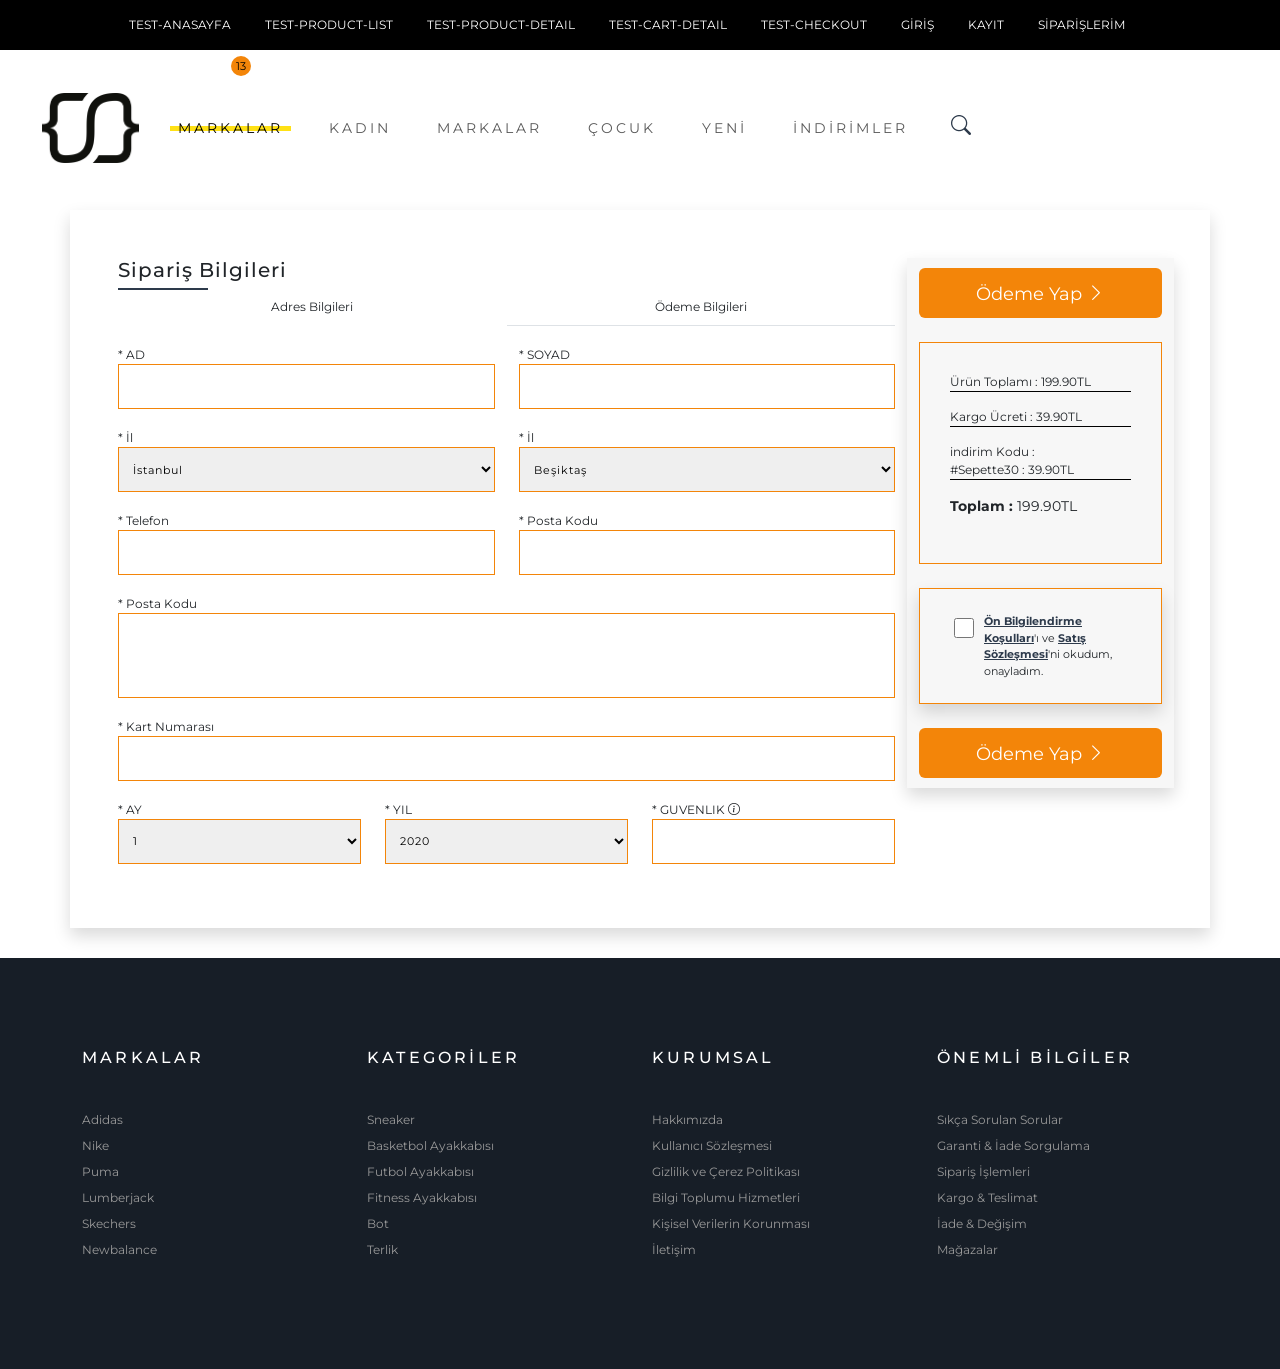
<file: checkout.html>
<!DOCTYPE html>
<html lang="en">

<head>
    <meta charset="UTF-8">
    <meta name="viewport" content="width=device-width, initial-scale=1.0">
    <title>eCommerce</title>

    <!-- Bootstrap 5 -->
    <link href="https://cdn.jsdelivr.net/npm/bootstrap@5.3.3/dist/css/bootstrap.min.css" rel="stylesheet"
        integrity="sha384-QWTKZyjpPEjISv5WaRU9OFeRpok6YctnYmDr5pNlyT2bRjXh0JMhjY6hW+ALEwIH" crossorigin="anonymous">

    <!-- Bootstrap Icons -->
    <link rel="stylesheet" href="https://cdn.jsdelivr.net/npm/bootstrap-icons@1.11.3/font/bootstrap-icons.min.css">

    <!-- özelleştirdiğimiz css -->
    <link rel="stylesheet" href="assets/css/style.css">

    <!-- animate css -->
    <link rel="stylesheet" href="https://cdnjs.cloudflare.com/ajax/libs/animate.css/4.1.1/animate.min.css" />


    <!-- font awesome -->
    <link rel="stylesheet" href="https://cdnjs.cloudflare.com/ajax/libs/font-awesome/6.5.1/css/all.min.css"
        integrity="sha512-DTOQO9RWCH3ppGqcWaEA1BIZOC6xxalwEsw9c2QQeAIftl+Vegovlnee1c9QX4TctnWMn13TZye+giMm8e2LwA=="
        crossorigin="anonymous" referrerpolicy="no-referrer" />

    <!-- google fonts -->
    <link rel="preconnect" href="https://fonts.googleapis.com">
    <link rel="preconnect" href="https://fonts.gstatic.com" crossorigin>
    <link
        href="https://fonts.googleapis.com/css2?family=Montserrat:ital,wght@0,100..900;1,100..900&family=Playfair+Display+SC:ital,wght@0,400;0,700;0,900;1,400;1,700;1,900&family=Playfair:ital,opsz,wght@0,5..1200,300..900;1,5..1200,300..900&display=swap"
        rel="stylesheet">


    <!-- Swiper -->
    <link rel="stylesheet" href="https://cdn.jsdelivr.net/npm/swiper@11/swiper-bundle.min.css" />
</head>

<body>
    <!-- Top Bar Bölümü -->
    <div class="top-bar bg-black">
        <div class="container">
            <div class="login float-end ">
                <ul class="login-list">
                    <li><a href="index.html" class="text-white">Test-Anasayfa</a></li>
                    <li><a href="product-list.html" class="text-white">Test-Product-List</a></li>
                    <li><a href="product-detail.html" class="text-white">Test-Product-Detail</a></li>
                    <li><a href="cart.html" class="text-white">Test-Cart-Detail</a></li>
                    <li><a href="checkout.html" class="text-white">Test-Checkout</a></li>
                    <li><a href="" class="text-white">GİRİŞ</a></li>
                    <li><a href="" class="text-white">KAYIT</a></li>
                    <li><a href="myorders.html" class="text-white">SİPARİŞLERİM</a></li>
                    <li><a href="" class="text-white">SEPETİM</a></li>
                    <li class="dropdown user-basket position-relative">
                        <a href="javascript:void(0)" class="dropdown-toggle position-relative" role="button"
                            data-bs-toggle="dropdown" aria-expanded="false">
                            <i class="bi bi-cart zoom text-white fs-4"></i>
                            <span class="item-count bg-orange text-black">13</span>
                        </a>
                        <div class="dropdown-menu">
                            <div class="row overflow-custom">
                                <div class="col-12">
                                    <div class="card border-0">
                                        <div class="row">
                                            <div class="col-4">
                                                <img src="assets/images/shopping.webp" alt=""
                                                    class="img-fluid rounded-start">
                                            </div>
                                            <div class="col-8">
                                                <div class="card-body">
                                                    <h5 class="card-title">Ürün Başlığı</h5>
                                                    <p class="card-text">Fiyat: 10 TL</p>
                                                    <p class="card-text">Adet: 3</p>
                                                </div>
                                            </div>
                                        </div>
                                    </div>
                                </div>

                                <div class="col-12">
                                    <hr class="my-4">
                                </div>


                                <div class="col-12">
                                    <div class="card border-0">
                                        <div class="row">
                                            <div class="col-4">
                                                <img src="assets/images/shopping.webp" alt=""
                                                    class="img-fluid rounded-start">
                                            </div>
                                            <div class="col-8">
                                                <div class="card-body">
                                                    <h5 class="card-title">Ürün Başlığı</h5>
                                                    <p class="card-text">Fiyat: 10 TL</p>
                                                    <p class="card-text">Adet: 1</p>
                                                </div>
                                            </div>
                                        </div>
                                    </div>
                                </div>

                                <div class="col-12">
                                    <hr class="my-4">
                                </div>


                                <div class="col-12">
                                    <div class="card border-0">
                                        <div class="row">
                                            <div class="col-4">
                                                <img src="assets/images/shopping.webp" alt=""
                                                    class="img-fluid rounded-start">
                                            </div>
                                            <div class="col-8">
                                                <div class="card-body">
                                                    <h5 class="card-title">Ürün Başlığı</h5>
                                                    <p class="card-text">Fiyat: 10 TL</p>
                                                    <p class="card-text">Adet: 1</p>
                                                </div>
                                            </div>
                                        </div>
                                    </div>
                                </div>

                                <div class="col-12">
                                    <hr class="my-4">
                                </div>
                            </div>
                            <div class="row total-price">
                                <div class="col-12">
                                    <hr class="my-4">
                                </div>

                                <div class="col-12">
                                    <h5 class="text-center">
                                        <span>Toplam:</span>
                                        <span>250.00 TL</span>
                                    </h5>
                                </div>

                                <div class="col-12 basket-buttons">
                                    <div class="row">
                                        <div class="col-6">
                                            <a href="" class="btn btn-outline-warning w-100">Sepet</a>
                                        </div>

                                        <div class="col-6">
                                            <a href="" class="btn btn-outline-success w-100">Ödeme</a>
                                        </div>
                                    </div>
                                </div>
                            </div>
                        </div>
                    </li>
                </ul>
            </div>
        </div>
    </div>

    <!-- Menü Bölümü -->
    <header>
        <nav class="navbar navbar-expand-lg">
            <div class="container">
                <a class="navbar-brand" href="#">
                    <img src="assets/images/logo.png" alt="Logo" class="logo">
                </a>
                <button class="navbar-toggler" type="button" data-bs-toggle="collapse"
                    data-bs-target="#navbarSupportedContent" aria-controls="navbarSupportedContent"
                    aria-expanded="false" aria-label="Toggle navigation">
                    <span class="navbar-toggler-icon"></span>
                </button>
                <div class="collapse navbar-collapse" id="navbarSupportedContent">
                    <ul class="navbar-nav mx-auto mb-2 mb-lg-0">
                        <li class="nav-item active dropdown">
                            <a class="nav-link active dropdown-toggle" aria-current="page" href="javascript:void(0)"
                                data-bs-toggle="dropdown" role="button">
                                MARKALAR
                            </a>
                            <!-- markalar menüsü butonuna tıklandığında menü ile ilgili kategoriler -->
                            <div class="dropdown-menu">
                                <!-- iki parçaya böldük -->
                                <div class="row">
                                    <div class="col-md-9 nav-brands">
                                        <!-- menü listesi şeklinde olacak -->
                                        <h4 class="mb-4">Tüm Markalar</h4>
                                        <div class="row">
                                            <div class="col navbar-column">
                                                <a href="product-list.html" class="dropdown-link">Adidas</a>
                                                <a href="#" class="dropdown-link">Nike</a>
                                                <a href="#" class="dropdown-link">Puma</a>
                                                <a href="#" class="dropdown-link">Skechers</a>
                                                <a href="#" class="dropdown-link">Lotto</a>
                                                <a href="#" class="dropdown-link">Huf</a>
                                                <a href="#" class="dropdown-link">Reebok</a>
                                                <a href="#" class="dropdown-link">Parafina</a>
                                                <a href="#" class="dropdown-link">Salomon</a>
                                            </div>
                                            <div class="col navbar-column">
                                                <a href="#" class="dropdown-link">Rains</a>
                                                <a href="#" class="dropdown-link">United 4</a>
                                                <a href="#" class="dropdown-link">Vans</a>
                                                <a href="#" class="dropdown-link">Veja</a>
                                                <a href="#" class="dropdown-link">Market</a>
                                                <a href="#" class="dropdown-link">Nautica</a>
                                                <a href="#" class="dropdown-link">Element</a>
                                                <a href="#" class="dropdown-link">Etnies</a>
                                                <a href="#" class="dropdown-link">Funko</a>
                                            </div>
                                            <div class="col navbar-column">
                                                <a href="#" class="dropdown-link">Columbia</a>
                                                <a href="#" class="dropdown-link">Brekenstock</a>
                                                <a href="#" class="dropdown-link">Casio</a>
                                                <a href="#" class="dropdown-link">Converse</a>
                                                <a href="#" class="dropdown-link">Crocs</a>
                                                <a href="#" class="dropdown-link">Jordan</a>
                                                <a href="#" class="dropdown-link">Primitive</a>
                                                <a href="#" class="dropdown-link">Timberland</a>
                                                <a href="#" class="dropdown-link">XD Design</a>
                                            </div>
                                        </div>
                                    </div>
                                    <div class="col-md-3">
                                        <!--  slide şeklinde olacak -->
                                        <h4 class="mb-4">Tredler</h4>
                                        <div class="row">
                                            <div class="col">
                                                <div class="nav-brand-swiper swiper-container">
                                                    <div class="swiper-wrapper">
                                                        <div class="swiper-slide">
                                                            <a href="">
                                                                <img src="assets/images/product2.webp" class="img-fluid"
                                                                    alt="">
                                                            </a>
                                                        </div>
                                                        <div class="swiper-slide">
                                                            <a href="">
                                                                <img src="assets/images/product3.jpeg" class="img-fluid"
                                                                    alt="">
                                                            </a>
                                                        </div>
                                                        <div class="swiper-slide">
                                                            <a href="">
                                                                <img src="assets/images/product4.jpeg" class="img-fluid"
                                                                    alt="">
                                                            </a>
                                                        </div>

                                                    </div>
                                                </div>
                                            </div>
                                        </div>
                                    </div>
                                </div>
                            </div>

                        </li>
                        <li class="nav-item">
                            <a class="nav-link" href="#">KADIN</a>
                        </li>
                        <li class="nav-item">
                            <a class="nav-link" href="#">MARKALAR</a>
                        </li>
                        <li class="nav-item">
                            <a class="nav-link" href="#">ÇOCUK</a>
                        </li>
                        <li class="nav-item">
                            <a class="nav-link" href="#">YENİ</a>
                        </li>
                        <li class="nav-item">
                            <a class="nav-link" href="#">İNDİRİMLER</a>
                        </li>



                    </ul>
                </div>
                <div class="nav-right">
                    <a href="javascript:void(0)" class="search-open">
                        <i class="bi bi-search zoom"></i>
                    </a>
                    <div class="search-inside bg-orange">
                        <i class="bi bi-x search-close"></i>
                        <div class="search-overlay"></div>
                        <div class="position-center-center">
                            <div class="search animate__animated animate__backInUp">
                                <form action="">
                                    <input type="search" placeholder="Arama">
                                    <button type="submit"><i class="bi bi-check-circle"></i></button>
                                </form>
                            </div>
                        </div>
                    </div>
                </div>
            </div>
        </nav>
    </header>

    <!-- main - detail bölümü -->
    <main>
        <div class="container shadow p-5">

            <div class="row">

                <div class="col-md-9 order-detail-wrapper">
                    <h6>Sipariş Bilgileri</h6>
                    <form action="">
                        <ul class="nav nav-tabs nav-justified">
                            <li class="nav-item">
                                <a class="nav-link active" data-bs-toggle="tab" aria-current="page"
                                    href="#adresBilgileri">
                                    Adres Bilgileri
                                </a>
                            </li>
                            <li class="nav-item">
                                <a class="nav-link" data-bs-toggle="tab" aria-current="page" href="#odemeBilgileri">
                                    Ödeme Bilgileri
                                </a>
                            </li>
                        </ul>
                        <div class="tab-content">
                            <div class="tab-pane fade show active" id="adresBilgileri" role="tabpanel">
                                <div class="row pt-3">
                                    <div class="col-md-6 mb-3">
                                        <label for="name">* AD
                                            <input type="text" id="name">
                                        </label>
                                    </div>
                                    <div class="col-md-6 mb-3">
                                        <label for="lastname">* SOYAD
                                            <input type="text" id="lastname">
                                        </label>
                                    </div>
                                    <div class="col-md-6 mb-3">
                                        <label for="city">* İl
                                            <select id="city">
                                                <option value="1">İstanbul</option>
                                                <option value="2">Sakarya</option>
                                            </select>
                                        </label>
                                    </div>
                                    <div class="col-md-6 mb-3">
                                        <label for="district">* İl
                                            <select id="district">
                                                <option value="1">Beşiktaş</option>
                                                <option value="2">Adapazarı</option>
                                            </select>
                                        </label>
                                    </div>
                                    <div class="col-md-6 mb-3">
                                        <label for="phone">* Telefon
                                            <input type="text" id="phone">
                                        </label>
                                    </div>
                                    <div class="col-md-6 mb-3">
                                        <label for="postCode">* Posta Kodu
                                            <input type="text" id="postCode">
                                        </label>
                                    </div>
                                    <div class="col-md-12">
                                        <label for="address">* Posta Kodu
                                            <textarea id="address" cols="30" rows="5"></textarea>
                                        </label>
                                    </div>
                                </div>
                            </div>
                            <div class="tab-pane fade show active" id="odemeBilgileri" role="tabpanel">
                                <div class="row pt-3">
                                    <div class="col-md-12 mb-3">
                                        <label for="cardNumber">* Kart Numarası
                                            <input type="text" id="cardNumber">
                                        </label>
                                    </div>
                                    <div class="col-md-4 mb-3">
                                        <label for="cart-date">* AY
                                            <select name="" id="cart-date">
                                                <option value="1">1</option>
                                                <option value="1">1</option>
                                                <option value="1">1</option>
                                                <option value="1">1</option>
                                                <option value="1">1</option>
                                                <option value="1">1</option>
                                            </select>
                                        </label>
                                    </div>
                                    <div class="col-md-4 mb-3">
                                        <label for="cart-year">* YIL
                                            <select name="" id="cart-year">
                                                <option value="1">2020</option>
                                                <option value="1">1</option>
                                                <option value="1">1</option>
                                                <option value="1">1</option>
                                                <option value="1">1</option>
                                                <option value="1">2030</option>
                                            </select>
                                        </label>
                                    </div>
                                    <div class="col-md-4 mb-3">
                                        <label for="cvv">* GUVENLIK <i class="bi bi-info-circle"
                                                data-bs-toggle="tooltip" data-bs-placement="top"
                                                data-bs-title="Arkayüzdeki son 3 rakam"></i>
                                            <input type="text" id="cvv">
                                        </label>
                                    </div>
                                </div>
                            </div>
                        </div>
                    </form>
                </div>

                <div class="col-md-3 basket-detail shadow">
                    <a href="" class="btn bg-orange text-white w-100 btn-approve-basket">
                        Ödeme Yap
                        <i class="bi bi-chevron-right"></i>
                    </a>
                    <div class="grand-total mt-4">
                        <p>Ürün Toplamı : <span class="pull-right">199.90TL</span></p>
                        <p>Kargo Ücreti : <span class="pull-right">39.90TL</span></p>
                        <p>indirim Kodu :
                            <br>
                            #Sepette30 : <span class="pull-right">39.90TL</span>
                        </p>
                        <p><strong>Toplam :</strong> <span class="pull-right">199.90TL</span></p>
                    </div>
                    <div class="contract shadow p-4 mt-4">
                        <label for="contract">
                            <input type="checkbox" id="contract">
                        </label>
                        <div>
                            <a href="javascript:void(0)" data-bs-toggle="modal" data-bs-target="#contractModal">Ön
                                Bilgilendirme Koşulları</a>'ı ve
                            <a href="javascript:void(0)" data-bs-toggle="modal" data-bs-target="#contractModal">Satış
                                Sözleşmesi</a>'ni okudum, onayladım.
                        </div>
                    </div>
                    <a href="" class="btn bg-orange text-white w-100 btn-approve-basket mt-4">
                        Ödeme Yap
                        <i class="bi bi-chevron-right"></i>
                    </a>
                </div>
            </div>
        </div>
    </main>

    <!-- Modal Mainin bittiği yere cssler karışmaması için-->
    <div class="modal fade" id="contractModal" tabindex="-1" aria-labelledby="contractModalLabel" aria-hidden="true">
        <div class="modal-dialog">
            <div class="modal-content">
                <div class="modal-header">
                    <h1 class="modal-title fs-5" id="contractModalLabel">Sözleşmeler ve Formlar</h1>
                    <button type="button" class="btn-close" data-bs-dismiss="modal" aria-label="Close"></button>
                </div>
                <div class="modal-body">
                    <!-- Açıklama kısmı -->
                    <div class="text-wrapper">
                        <div class="contracts-text-wrapper">
                            Lorem ipsum dolor sit, amet consectetur adipisicing elit. Omnis voluptate adipisci debitis
                            consequuntur voluptates quisquam qui blanditiis doloribus porro natus? Et est totam autem
                            perspiciatis.
                        </div>
                    </div>
                    <hr>
                    <div class="text-wrapper">
                        <div class="contracts-text-wrapper">
                            Lorem ipsum dolor sit, amet consectetur adipisicing elit. Omnis voluptate adipisci debitis
                            consequuntur voluptates quisquam qui blanditiis doloribus porro natus? Et est totam autem
                            perspiciatis.
                        </div>
                    </div>
                </div>
                <div class="modal-footer">
                    <button type="button" class="btn bg-orange w-100 text-white btn-contracts-approve" data-bs-dismiss="modal">onayladım</button>
                </div>
            </div>
        </div>
    </div>


    <!-- footer -->
    <footer class="position-relative">
        <div class="container">
            <div class="row">
                <div class="col-md-3">
                    <h6 class="text-white">MARKALAR</h6>
                    <ul class="link">
                        <li><a href="#.">Adidas</a></li>
                        <li><a href="#.">Nike</a></li>
                        <li><a href="#.">Puma</a></li>
                        <li><a href="#.">Lumberjack</a></li>
                        <li><a href="#.">Skechers</a></li>
                        <li><a href="#.">Newbalance</a></li>
                    </ul>
                </div>
                <div class="col-md-3">
                    <h6 class="text-white">KATEGORİLER</h6>
                    <ul class="link">
                        <li><a href="#.">Sneaker</a></li>
                        <li><a href="#.">Basketbol Ayakkabısı</a></li>
                        <li><a href="#.">Futbol Ayakkabısı</a></li>
                        <li><a href="#.">Fitness Ayakkabısı</a></li>
                        <li><a href="#.">Bot</a></li>
                        <li><a href="#.">Terlik</a></li>
                    </ul>
                </div>
                <div class="col-md-3">
                    <h6 class="text-white">KURUMSAL</h6>
                    <ul class="link">
                        <li><a href="#.">Hakkımızda</a></li>
                        <li><a href="#.">Kullanıcı Sözleşmesi</a></li>
                        <li><a href="#.">Gizlilik ve Çerez Politikası</a></li>
                        <li><a href="#.">Bilgi Toplumu Hizmetleri</a></li>
                        <li><a href="#.">Kişisel Verilerin Korunması</a></li>
                        <li><a href="#.">İletişim</a></li>
                    </ul>
                </div>
                <div class="col-md-3">
                    <h6 class="text-white">ÖNEMLİ BİLGİLER</h6>
                    <ul class="link">
                        <li><a href="#.">Sıkça Sorulan Sorular</a></li>
                        <li><a href="#.">Garanti & İade Sorgulama</a></li>
                        <li><a href="#.">Sipariş İşlemleri</a></li>
                        <li><a href="#.">Kargo & Teslimat</a></li>
                        <li><a href="#.">İade & Değişim</a></li>
                        <li><a href="#.">Mağazalar</a></li>
                    </ul>
                </div>
            </div>
        </div>
    </footer>


    <!-- Bootstrap 5 -->
    <script src="https://cdn.jsdelivr.net/npm/bootstrap@5.3.3/dist/js/bootstrap.bundle.min.js"
        integrity="sha384-YvpcrYf0tY3lHB60NNkmXc5s9fDVZLESaAA55NDzOxhy9GkcIdslK1eN7N6jIeHz"
        crossorigin="anonymous"></script>
    <!-- JQuery -->
    <script src="https://cdnjs.cloudflare.com/ajax/libs/jquery/3.7.1/jquery.min.js"
        integrity="sha512-v2CJ7UaYy4JwqLDIrZUI/4hqeoQieOmAZNXBeQyjo21dadnwR+8ZaIJVT8EE2iyI61OV8e6M8PP2/4hpQINQ/g=="
        crossorigin="anonymous" referrerpolicy="no-referrer"></script>

    <!-- swiper -->
    <script src="https://cdn.jsdelivr.net/npm/swiper@11/swiper-bundle.min.js"></script>
    <!-- özelleştirdiğimiz js -->
    <script src="assets/js/home.js"></script>
    <script src="assets/js/main.js"></script>
    <script src="assets/js/product-detail.js"></script>

    <script>
        const tooltipTriggerList = document.querySelectorAll('[data-bs-toggle="tooltip"]')
        const tooltipList = [...tooltipTriggerList].map(tooltipTriggerEl => new bootstrap.Tooltip(tooltipTriggerEl))
    </script>
</body>

</html>
</file>
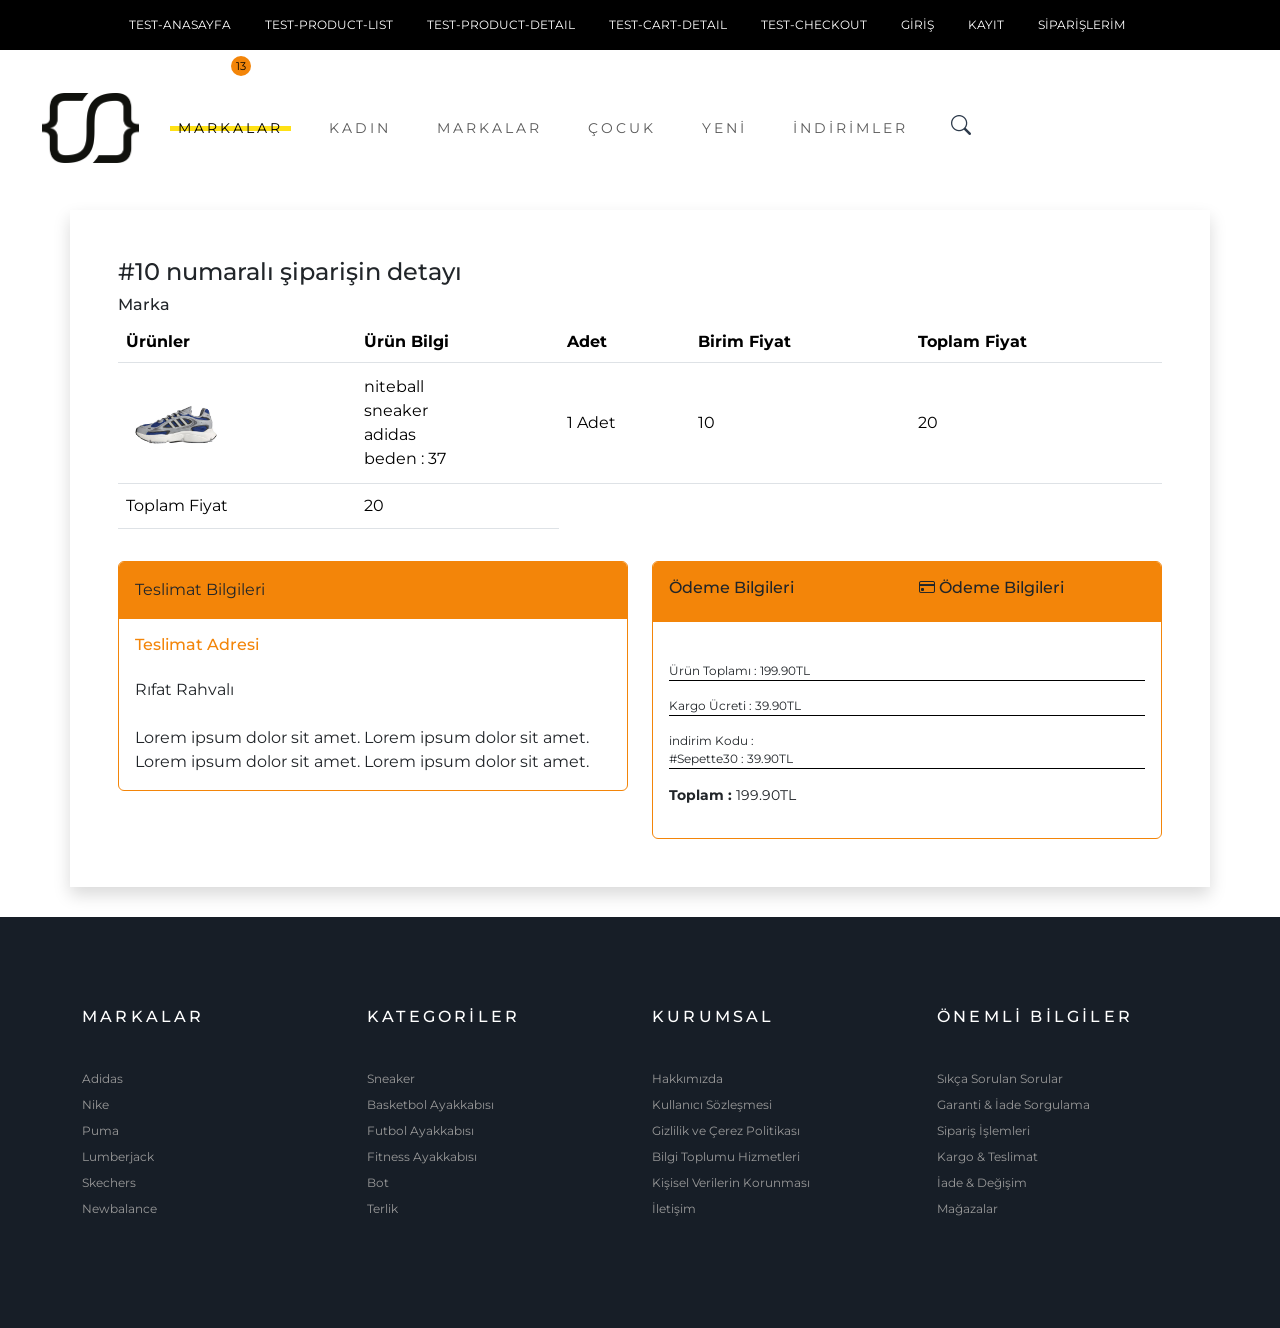
<file: myorders-detail.html>
<!DOCTYPE html>
<html lang="en">

<head>
    <meta charset="UTF-8">
    <meta name="viewport" content="width=device-width, initial-scale=1.0">
    <title>eCommerce</title>

    <!-- Bootstrap 5 -->
    <link href="https://cdn.jsdelivr.net/npm/bootstrap@5.3.3/dist/css/bootstrap.min.css" rel="stylesheet"
        integrity="sha384-QWTKZyjpPEjISv5WaRU9OFeRpok6YctnYmDr5pNlyT2bRjXh0JMhjY6hW+ALEwIH" crossorigin="anonymous">

    <!-- Bootstrap Icons -->
    <link rel="stylesheet" href="https://cdn.jsdelivr.net/npm/bootstrap-icons@1.11.3/font/bootstrap-icons.min.css">

    <!-- özelleştirdiğimiz css -->
    <link rel="stylesheet" href="assets/css/style.css">

    <!-- animate css -->
    <link rel="stylesheet" href="https://cdnjs.cloudflare.com/ajax/libs/animate.css/4.1.1/animate.min.css" />


    <!-- font awesome -->
    <link rel="stylesheet" href="https://cdnjs.cloudflare.com/ajax/libs/font-awesome/6.5.1/css/all.min.css"
        integrity="sha512-DTOQO9RWCH3ppGqcWaEA1BIZOC6xxalwEsw9c2QQeAIftl+Vegovlnee1c9QX4TctnWMn13TZye+giMm8e2LwA=="
        crossorigin="anonymous" referrerpolicy="no-referrer" />

    <!-- google fonts -->
    <link rel="preconnect" href="https://fonts.googleapis.com">
    <link rel="preconnect" href="https://fonts.gstatic.com" crossorigin>
    <link
        href="https://fonts.googleapis.com/css2?family=Montserrat:ital,wght@0,100..900;1,100..900&family=Playfair+Display+SC:ital,wght@0,400;0,700;0,900;1,400;1,700;1,900&family=Playfair:ital,opsz,wght@0,5..1200,300..900;1,5..1200,300..900&display=swap"
        rel="stylesheet">


    <!-- Swiper -->
    <link rel="stylesheet" href="https://cdn.jsdelivr.net/npm/swiper@11/swiper-bundle.min.css" />
</head>

<body>
    <!-- Top Bar Bölümü -->
    <div class="top-bar bg-black">
        <div class="container">
            <div class="login float-end ">
                <ul class="login-list">
                    <li><a href="index.html" class="text-white">Test-Anasayfa</a></li>
                    <li><a href="product-list.html" class="text-white">Test-Product-List</a></li>
                    <li><a href="product-detail.html" class="text-white">Test-Product-Detail</a></li>
                    <li><a href="cart.html" class="text-white">Test-Cart-Detail</a></li>
                    <li><a href="checkout.html" class="text-white">Test-Checkout</a></li>
                    <li><a href="" class="text-white">GİRİŞ</a></li>
                    <li><a href="" class="text-white">KAYIT</a></li>
                    <li><a href="myorders.html" class="text-white">SİPARİŞLERİM</a></li>
                    <li><a href="" class="text-white">SEPETİM</a></li>
                    <li class="dropdown user-basket position-relative">
                        <a href="javascript:void(0)" class="dropdown-toggle position-relative" role="button"
                            data-bs-toggle="dropdown" aria-expanded="false">
                            <i class="bi bi-cart zoom text-white fs-4"></i>
                            <span class="item-count bg-orange text-black">13</span>
                        </a>
                        <div class="dropdown-menu">
                            <div class="row overflow-custom">
                                <div class="col-12">
                                    <div class="card border-0">
                                        <div class="row">
                                            <div class="col-4">
                                                <img src="assets/images/shopping.webp" alt=""
                                                    class="img-fluid rounded-start">
                                            </div>
                                            <div class="col-8">
                                                <div class="card-body">
                                                    <h5 class="card-title">Ürün Başlığı</h5>
                                                    <p class="card-text">Fiyat: 10 TL</p>
                                                    <p class="card-text">Adet: 3</p>
                                                </div>
                                            </div>
                                        </div>
                                    </div>
                                </div>

                                <div class="col-12">
                                    <hr class="my-4">
                                </div>


                                <div class="col-12">
                                    <div class="card border-0">
                                        <div class="row">
                                            <div class="col-4">
                                                <img src="assets/images/shopping.webp" alt=""
                                                    class="img-fluid rounded-start">
                                            </div>
                                            <div class="col-8">
                                                <div class="card-body">
                                                    <h5 class="card-title">Ürün Başlığı</h5>
                                                    <p class="card-text">Fiyat: 10 TL</p>
                                                    <p class="card-text">Adet: 1</p>
                                                </div>
                                            </div>
                                        </div>
                                    </div>
                                </div>

                                <div class="col-12">
                                    <hr class="my-4">
                                </div>


                                <div class="col-12">
                                    <div class="card border-0">
                                        <div class="row">
                                            <div class="col-4">
                                                <img src="assets/images/shopping.webp" alt=""
                                                    class="img-fluid rounded-start">
                                            </div>
                                            <div class="col-8">
                                                <div class="card-body">
                                                    <h5 class="card-title">Ürün Başlığı</h5>
                                                    <p class="card-text">Fiyat: 10 TL</p>
                                                    <p class="card-text">Adet: 1</p>
                                                </div>
                                            </div>
                                        </div>
                                    </div>
                                </div>

                                <div class="col-12">
                                    <hr class="my-4">
                                </div>
                            </div>
                            <div class="row total-price">
                                <div class="col-12">
                                    <hr class="my-4">
                                </div>

                                <div class="col-12">
                                    <h5 class="text-center">
                                        <span>Toplam:</span>
                                        <span>250.00 TL</span>
                                    </h5>
                                </div>

                                <div class="col-12 basket-buttons">
                                    <div class="row">
                                        <div class="col-6">
                                            <a href="" class="btn btn-outline-warning w-100">Sepet</a>
                                        </div>

                                        <div class="col-6">
                                            <a href="" class="btn btn-outline-success w-100">Ödeme</a>
                                        </div>
                                    </div>
                                </div>
                            </div>
                        </div>
                    </li>
                </ul>
            </div>
        </div>
    </div>

    <!-- Menü Bölümü -->
    <header>
        <nav class="navbar navbar-expand-lg">
            <div class="container">
                <a class="navbar-brand" href="#">
                    <img src="assets/images/logo.png" alt="Logo" class="logo">
                </a>
                <button class="navbar-toggler" type="button" data-bs-toggle="collapse"
                    data-bs-target="#navbarSupportedContent" aria-controls="navbarSupportedContent"
                    aria-expanded="false" aria-label="Toggle navigation">
                    <span class="navbar-toggler-icon"></span>
                </button>
                <div class="collapse navbar-collapse" id="navbarSupportedContent">
                    <ul class="navbar-nav mx-auto mb-2 mb-lg-0">
                        <li class="nav-item active dropdown">
                            <a class="nav-link active dropdown-toggle" aria-current="page" href="javascript:void(0)"
                                data-bs-toggle="dropdown" role="button">
                                MARKALAR
                            </a>
                            <!-- markalar menüsü butonuna tıklandığında menü ile ilgili kategoriler -->
                            <div class="dropdown-menu">
                                <!-- iki parçaya böldük -->
                                <div class="row">
                                    <div class="col-md-9 nav-brands">
                                        <!-- menü listesi şeklinde olacak -->
                                        <h4 class="mb-4">Tüm Markalar</h4>
                                        <div class="row">
                                            <div class="col navbar-column">
                                                <a href="product-list.html" class="dropdown-link">Adidas</a>
                                                <a href="#" class="dropdown-link">Nike</a>
                                                <a href="#" class="dropdown-link">Puma</a>
                                                <a href="#" class="dropdown-link">Skechers</a>
                                                <a href="#" class="dropdown-link">Lotto</a>
                                                <a href="#" class="dropdown-link">Huf</a>
                                                <a href="#" class="dropdown-link">Reebok</a>
                                                <a href="#" class="dropdown-link">Parafina</a>
                                                <a href="#" class="dropdown-link">Salomon</a>
                                            </div>
                                            <div class="col navbar-column">
                                                <a href="#" class="dropdown-link">Rains</a>
                                                <a href="#" class="dropdown-link">United 4</a>
                                                <a href="#" class="dropdown-link">Vans</a>
                                                <a href="#" class="dropdown-link">Veja</a>
                                                <a href="#" class="dropdown-link">Market</a>
                                                <a href="#" class="dropdown-link">Nautica</a>
                                                <a href="#" class="dropdown-link">Element</a>
                                                <a href="#" class="dropdown-link">Etnies</a>
                                                <a href="#" class="dropdown-link">Funko</a>
                                            </div>
                                            <div class="col navbar-column">
                                                <a href="#" class="dropdown-link">Columbia</a>
                                                <a href="#" class="dropdown-link">Brekenstock</a>
                                                <a href="#" class="dropdown-link">Casio</a>
                                                <a href="#" class="dropdown-link">Converse</a>
                                                <a href="#" class="dropdown-link">Crocs</a>
                                                <a href="#" class="dropdown-link">Jordan</a>
                                                <a href="#" class="dropdown-link">Primitive</a>
                                                <a href="#" class="dropdown-link">Timberland</a>
                                                <a href="#" class="dropdown-link">XD Design</a>
                                            </div>
                                        </div>
                                    </div>
                                    <div class="col-md-3">
                                        <!--  slide şeklinde olacak -->
                                        <h4 class="mb-4">Tredler</h4>
                                        <div class="row">
                                            <div class="col">
                                                <div class="nav-brand-swiper swiper-container">
                                                    <div class="swiper-wrapper">
                                                        <div class="swiper-slide">
                                                            <a href="">
                                                                <img src="assets/images/product2.webp" class="img-fluid"
                                                                    alt="">
                                                            </a>
                                                        </div>
                                                        <div class="swiper-slide">
                                                            <a href="">
                                                                <img src="assets/images/product3.jpeg" class="img-fluid"
                                                                    alt="">
                                                            </a>
                                                        </div>
                                                        <div class="swiper-slide">
                                                            <a href="">
                                                                <img src="assets/images/product4.jpeg" class="img-fluid"
                                                                    alt="">
                                                            </a>
                                                        </div>

                                                    </div>
                                                </div>
                                            </div>
                                        </div>
                                    </div>
                                </div>
                            </div>

                        </li>
                        <li class="nav-item">
                            <a class="nav-link" href="#">KADIN</a>
                        </li>
                        <li class="nav-item">
                            <a class="nav-link" href="#">MARKALAR</a>
                        </li>
                        <li class="nav-item">
                            <a class="nav-link" href="#">ÇOCUK</a>
                        </li>
                        <li class="nav-item">
                            <a class="nav-link" href="#">YENİ</a>
                        </li>
                        <li class="nav-item">
                            <a class="nav-link" href="#">İNDİRİMLER</a>
                        </li>



                    </ul>
                </div>
                <div class="nav-right">
                    <a href="javascript:void(0)" class="search-open">
                        <i class="bi bi-search zoom"></i>
                    </a>
                    <div class="search-inside bg-orange">
                        <i class="bi bi-x search-close"></i>
                        <div class="search-overlay"></div>
                        <div class="position-center-center">
                            <div class="search animate__animated animate__backInUp">
                                <form action="">
                                    <input type="search" placeholder="Arama">
                                    <button type="submit"><i class="bi bi-check-circle"></i></button>
                                </form>
                            </div>
                        </div>
                    </div>
                </div>
            </div>
        </nav>
    </header>

    <!-- main - detail bölümü -->
    <main>
        <div class="container">

            <div class="row">

                <div class="col-md-12 my-orders p-5 shadow">
                    <h4>#10 numaralı şiparişin detayı</h4>
                    <h6>Marka</h6>
                    <div class="table-responsive">
                        <table class="table table-hover">
                            <thead>
                                <tr>
                                    <th scope="col">Ürünler</th>
                                    <th scope="col">Ürün Bilgi</th>
                                    <th scope="col">Adet</th>
                                    <th scope="col">Birim Fiyat</th>
                                    <th scope="col">Toplam Fiyat</th>
                                </tr>
                            </thead>
                            <tbody>
                                <tr>
                                    <td><img src="assets/images/product1.jpeg"></td>
                                    <td>
                                        <div>niteball</div>
                                        <div>sneaker</div>
                                        <div>adidas</div>
                                        <div>beden : 37</div>
                                    </td>
                                    <td class="s-amout">
                                        <div>1 Adet</div>

                                    </td>
                                    <td>10</td>
                                    <td>20</td>

                                </tr>
                                <tr>
                                    <td>Toplam Fiyat</td>
                                    <td>20</td>
                                </tr>

                            </tbody>
                        </table>
                    </div>

                    <div class="row mt-3">
                        <div class="col-md-6">
                            <div class="card">
                                <div class="card-header py-3">
                                    Teslimat Bilgileri
                                </div>
                                <div class="card-body">
                                    <h6 class="text-orange">Teslimat Adresi</h6>
                                    <div class="my-4">Rıfat Rahvalı</div>
                                    <div>Lorem ipsum dolor sit amet.
                                        Lorem ipsum dolor sit amet.
                                        Lorem ipsum dolor sit amet.
                                        Lorem ipsum dolor sit amet.
                                    </div>
                                </div>
                            </div>
                        </div>
                        <div class="col-md-6">
                            <div class="card">
                                <div class="card-header py-3">
                                    <div class="row">
                                        <div class="col-md-6">
                                            <h6>Ödeme Bilgileri</h6>
                                        </div>
                                        <div class="col-md-6">
                                            <h6 class="pull-right payment-type">
                                                <i class="bi bi-credit-card"></i>
                                                Ödeme Bilgileri
                                            </h6>
                                        </div>
                                    </div>
                                </div>
                                <div class="card-body">
                                    <div class="grand-total mt-4 border-0">
                                        <p>Ürün Toplamı : <span class="pull-right">199.90TL</span></p>
                                        <p>Kargo Ücreti : <span class="pull-right">39.90TL</span></p>
                                        <p>indirim Kodu :
                                            <br>
                                            #Sepette30 : <span class="pull-right">39.90TL</i></span>
                                        </p>
                                        <p><strong>Toplam :</strong> <span class="pull-right">199.90TL</span></p>
                                    </div>
                                </div>
                            </div>
                        </div>
                    </div>
                </div>


            </div>

        </div>
    </main>


    <!-- footer -->
    <footer class="position-relative">
        <div class="container">
            <div class="row">
                <div class="col-md-3">
                    <h6 class="text-white">MARKALAR</h6>
                    <ul class="link">
                        <li><a href="#.">Adidas</a></li>
                        <li><a href="#.">Nike</a></li>
                        <li><a href="#.">Puma</a></li>
                        <li><a href="#.">Lumberjack</a></li>
                        <li><a href="#.">Skechers</a></li>
                        <li><a href="#.">Newbalance</a></li>
                    </ul>
                </div>
                <div class="col-md-3">
                    <h6 class="text-white">KATEGORİLER</h6>
                    <ul class="link">
                        <li><a href="#.">Sneaker</a></li>
                        <li><a href="#.">Basketbol Ayakkabısı</a></li>
                        <li><a href="#.">Futbol Ayakkabısı</a></li>
                        <li><a href="#.">Fitness Ayakkabısı</a></li>
                        <li><a href="#.">Bot</a></li>
                        <li><a href="#.">Terlik</a></li>
                    </ul>
                </div>
                <div class="col-md-3">
                    <h6 class="text-white">KURUMSAL</h6>
                    <ul class="link">
                        <li><a href="#.">Hakkımızda</a></li>
                        <li><a href="#.">Kullanıcı Sözleşmesi</a></li>
                        <li><a href="#.">Gizlilik ve Çerez Politikası</a></li>
                        <li><a href="#.">Bilgi Toplumu Hizmetleri</a></li>
                        <li><a href="#.">Kişisel Verilerin Korunması</a></li>
                        <li><a href="#.">İletişim</a></li>
                    </ul>
                </div>
                <div class="col-md-3">
                    <h6 class="text-white">ÖNEMLİ BİLGİLER</h6>
                    <ul class="link">
                        <li><a href="#.">Sıkça Sorulan Sorular</a></li>
                        <li><a href="#.">Garanti & İade Sorgulama</a></li>
                        <li><a href="#.">Sipariş İşlemleri</a></li>
                        <li><a href="#.">Kargo & Teslimat</a></li>
                        <li><a href="#.">İade & Değişim</a></li>
                        <li><a href="#.">Mağazalar</a></li>
                    </ul>
                </div>
            </div>
        </div>
    </footer>


    <!-- Bootstrap 5 -->
    <script src="https://cdn.jsdelivr.net/npm/bootstrap@5.3.3/dist/js/bootstrap.bundle.min.js"
        integrity="sha384-YvpcrYf0tY3lHB60NNkmXc5s9fDVZLESaAA55NDzOxhy9GkcIdslK1eN7N6jIeHz"
        crossorigin="anonymous"></script>
    <!-- JQuery -->
    <script src="https://cdnjs.cloudflare.com/ajax/libs/jquery/3.7.1/jquery.min.js"
        integrity="sha512-v2CJ7UaYy4JwqLDIrZUI/4hqeoQieOmAZNXBeQyjo21dadnwR+8ZaIJVT8EE2iyI61OV8e6M8PP2/4hpQINQ/g=="
        crossorigin="anonymous" referrerpolicy="no-referrer"></script>

    <!-- swiper -->
    <script src="https://cdn.jsdelivr.net/npm/swiper@11/swiper-bundle.min.js"></script>
    <!-- özelleştirdiğimiz js -->
    <script src="assets/js/home.js"></script>
    <script src="assets/js/main.js"></script>
    <script src="assets/js/product-detail.js"></script>
</body>

</html>
</file>
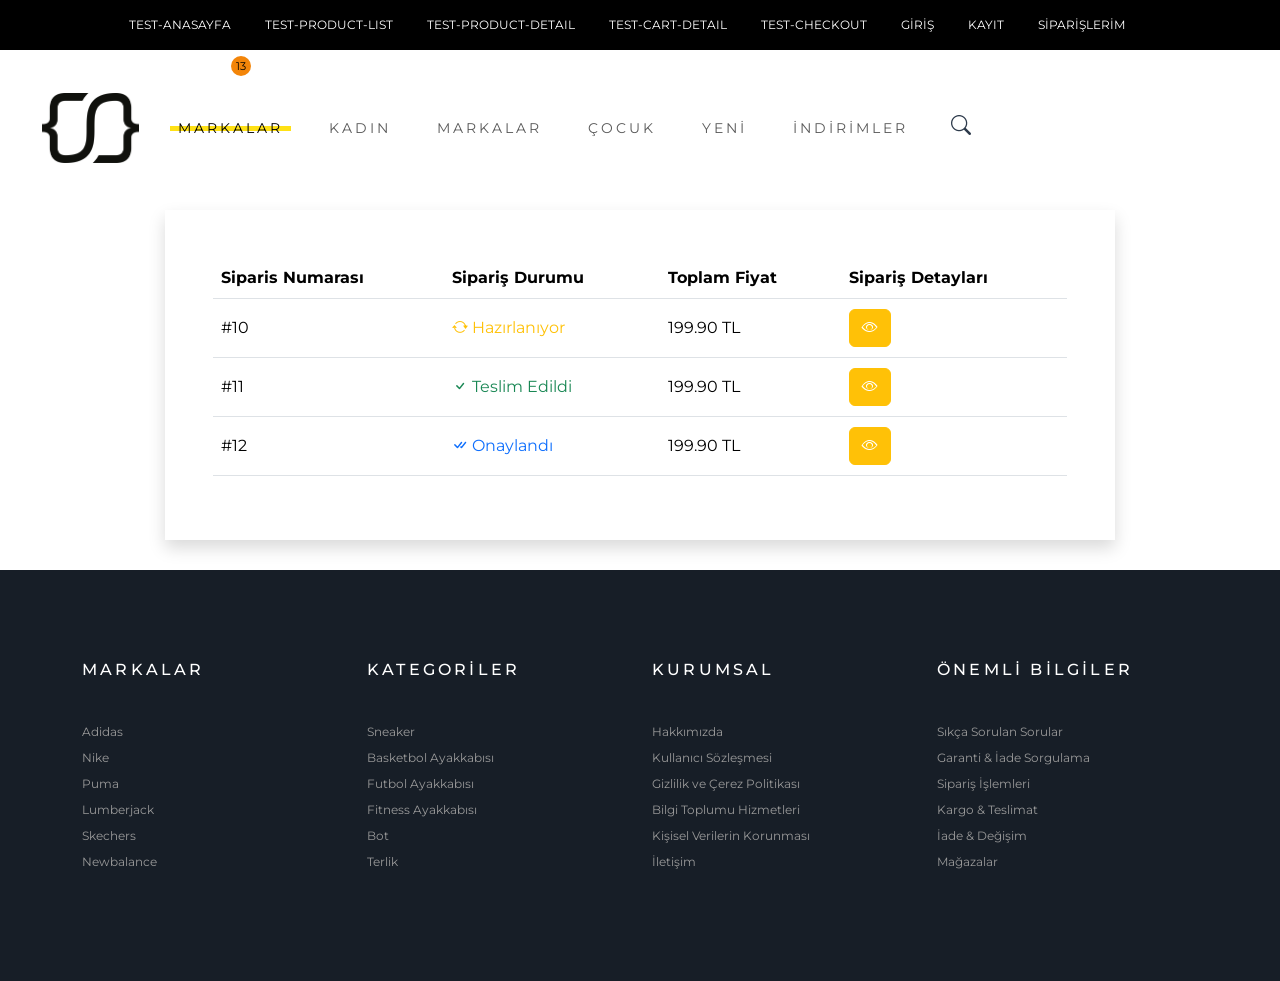
<file: myorders.html>
<!DOCTYPE html>
<html lang="en">

<head>
    <meta charset="UTF-8">
    <meta name="viewport" content="width=device-width, initial-scale=1.0">
    <title>eCommerce</title>

    <!-- Bootstrap 5 -->
    <link href="https://cdn.jsdelivr.net/npm/bootstrap@5.3.3/dist/css/bootstrap.min.css" rel="stylesheet"
        integrity="sha384-QWTKZyjpPEjISv5WaRU9OFeRpok6YctnYmDr5pNlyT2bRjXh0JMhjY6hW+ALEwIH" crossorigin="anonymous">

    <!-- Bootstrap Icons -->
    <link rel="stylesheet" href="https://cdn.jsdelivr.net/npm/bootstrap-icons@1.11.3/font/bootstrap-icons.min.css">

    <!-- özelleştirdiğimiz css -->
    <link rel="stylesheet" href="assets/css/style.css">

    <!-- animate css -->
    <link rel="stylesheet" href="https://cdnjs.cloudflare.com/ajax/libs/animate.css/4.1.1/animate.min.css" />


    <!-- font awesome -->
    <link rel="stylesheet" href="https://cdnjs.cloudflare.com/ajax/libs/font-awesome/6.5.1/css/all.min.css"
        integrity="sha512-DTOQO9RWCH3ppGqcWaEA1BIZOC6xxalwEsw9c2QQeAIftl+Vegovlnee1c9QX4TctnWMn13TZye+giMm8e2LwA=="
        crossorigin="anonymous" referrerpolicy="no-referrer" />

    <!-- google fonts -->
    <link rel="preconnect" href="https://fonts.googleapis.com">
    <link rel="preconnect" href="https://fonts.gstatic.com" crossorigin>
    <link
        href="https://fonts.googleapis.com/css2?family=Montserrat:ital,wght@0,100..900;1,100..900&family=Playfair+Display+SC:ital,wght@0,400;0,700;0,900;1,400;1,700;1,900&family=Playfair:ital,opsz,wght@0,5..1200,300..900;1,5..1200,300..900&display=swap"
        rel="stylesheet">


    <!-- Swiper -->
    <link rel="stylesheet" href="https://cdn.jsdelivr.net/npm/swiper@11/swiper-bundle.min.css" />
</head>

<body>
    <!-- Top Bar Bölümü -->
    <div class="top-bar bg-black">
        <div class="container">
            <div class="login float-end ">
                <ul class="login-list">
                    <li><a href="index.html" class="text-white">Test-Anasayfa</a></li>
                    <li><a href="product-list.html" class="text-white">Test-Product-List</a></li>
                    <li><a href="product-detail.html" class="text-white">Test-Product-Detail</a></li>
                    <li><a href="cart.html" class="text-white">Test-Cart-Detail</a></li>
                    <li><a href="checkout.html" class="text-white">Test-Checkout</a></li>
                    <li><a href="" class="text-white">GİRİŞ</a></li>
                    <li><a href="" class="text-white">KAYIT</a></li>
                    <li><a href="" class="text-white">SİPARİŞLERİM</a></li>
                    <li><a href="" class="text-white">SEPETİM</a></li>
                    <li class="dropdown user-basket position-relative">
                        <a href="javascript:void(0)" class="dropdown-toggle position-relative" role="button"
                            data-bs-toggle="dropdown" aria-expanded="false">
                            <i class="bi bi-cart zoom text-white fs-4"></i>
                            <span class="item-count bg-orange text-black">13</span>
                        </a>
                        <div class="dropdown-menu">
                            <div class="row overflow-custom">
                                <div class="col-12">
                                    <div class="card border-0">
                                        <div class="row">
                                            <div class="col-4">
                                                <img src="assets/images/shopping.webp" alt=""
                                                    class="img-fluid rounded-start">
                                            </div>
                                            <div class="col-8">
                                                <div class="card-body">
                                                    <h5 class="card-title">Ürün Başlığı</h5>
                                                    <p class="card-text">Fiyat: 10 TL</p>
                                                    <p class="card-text">Adet: 3</p>
                                                </div>
                                            </div>
                                        </div>
                                    </div>
                                </div>

                                <div class="col-12">
                                    <hr class="my-4">
                                </div>


                                <div class="col-12">
                                    <div class="card border-0">
                                        <div class="row">
                                            <div class="col-4">
                                                <img src="assets/images/shopping.webp" alt=""
                                                    class="img-fluid rounded-start">
                                            </div>
                                            <div class="col-8">
                                                <div class="card-body">
                                                    <h5 class="card-title">Ürün Başlığı</h5>
                                                    <p class="card-text">Fiyat: 10 TL</p>
                                                    <p class="card-text">Adet: 1</p>
                                                </div>
                                            </div>
                                        </div>
                                    </div>
                                </div>

                                <div class="col-12">
                                    <hr class="my-4">
                                </div>


                                <div class="col-12">
                                    <div class="card border-0">
                                        <div class="row">
                                            <div class="col-4">
                                                <img src="assets/images/shopping.webp" alt=""
                                                    class="img-fluid rounded-start">
                                            </div>
                                            <div class="col-8">
                                                <div class="card-body">
                                                    <h5 class="card-title">Ürün Başlığı</h5>
                                                    <p class="card-text">Fiyat: 10 TL</p>
                                                    <p class="card-text">Adet: 1</p>
                                                </div>
                                            </div>
                                        </div>
                                    </div>
                                </div>

                                <div class="col-12">
                                    <hr class="my-4">
                                </div>
                            </div>
                            <div class="row total-price">
                                <div class="col-12">
                                    <hr class="my-4">
                                </div>

                                <div class="col-12">
                                    <h5 class="text-center">
                                        <span>Toplam:</span>
                                        <span>250.00 TL</span>
                                    </h5>
                                </div>

                                <div class="col-12 basket-buttons">
                                    <div class="row">
                                        <div class="col-6">
                                            <a href="" class="btn btn-outline-warning w-100">Sepet</a>
                                        </div>

                                        <div class="col-6">
                                            <a href="" class="btn btn-outline-success w-100">Ödeme</a>
                                        </div>
                                    </div>
                                </div>
                            </div>
                        </div>
                    </li>
                </ul>
            </div>
        </div>
    </div>

    <!-- Menü Bölümü -->
    <header>
        <nav class="navbar navbar-expand-lg">
            <div class="container">
                <a class="navbar-brand" href="#">
                    <img src="assets/images/logo.png" alt="Logo" class="logo">
                </a>
                <button class="navbar-toggler" type="button" data-bs-toggle="collapse"
                    data-bs-target="#navbarSupportedContent" aria-controls="navbarSupportedContent"
                    aria-expanded="false" aria-label="Toggle navigation">
                    <span class="navbar-toggler-icon"></span>
                </button>
                <div class="collapse navbar-collapse" id="navbarSupportedContent">
                    <ul class="navbar-nav mx-auto mb-2 mb-lg-0">
                        <li class="nav-item active dropdown">
                            <a class="nav-link active dropdown-toggle" aria-current="page" href="javascript:void(0)"
                                data-bs-toggle="dropdown" role="button">
                                MARKALAR
                            </a>
                            <!-- markalar menüsü butonuna tıklandığında menü ile ilgili kategoriler -->
                            <div class="dropdown-menu">
                                <!-- iki parçaya böldük -->
                                <div class="row">
                                    <div class="col-md-9 nav-brands">
                                        <!-- menü listesi şeklinde olacak -->
                                        <h4 class="mb-4">Tüm Markalar</h4>
                                        <div class="row">
                                            <div class="col navbar-column">
                                                <a href="product-list.html" class="dropdown-link">Adidas</a>
                                                <a href="#" class="dropdown-link">Nike</a>
                                                <a href="#" class="dropdown-link">Puma</a>
                                                <a href="#" class="dropdown-link">Skechers</a>
                                                <a href="#" class="dropdown-link">Lotto</a>
                                                <a href="#" class="dropdown-link">Huf</a>
                                                <a href="#" class="dropdown-link">Reebok</a>
                                                <a href="#" class="dropdown-link">Parafina</a>
                                                <a href="#" class="dropdown-link">Salomon</a>
                                            </div>
                                            <div class="col navbar-column">
                                                <a href="#" class="dropdown-link">Rains</a>
                                                <a href="#" class="dropdown-link">United 4</a>
                                                <a href="#" class="dropdown-link">Vans</a>
                                                <a href="#" class="dropdown-link">Veja</a>
                                                <a href="#" class="dropdown-link">Market</a>
                                                <a href="#" class="dropdown-link">Nautica</a>
                                                <a href="#" class="dropdown-link">Element</a>
                                                <a href="#" class="dropdown-link">Etnies</a>
                                                <a href="#" class="dropdown-link">Funko</a>
                                            </div>
                                            <div class="col navbar-column">
                                                <a href="#" class="dropdown-link">Columbia</a>
                                                <a href="#" class="dropdown-link">Brekenstock</a>
                                                <a href="#" class="dropdown-link">Casio</a>
                                                <a href="#" class="dropdown-link">Converse</a>
                                                <a href="#" class="dropdown-link">Crocs</a>
                                                <a href="#" class="dropdown-link">Jordan</a>
                                                <a href="#" class="dropdown-link">Primitive</a>
                                                <a href="#" class="dropdown-link">Timberland</a>
                                                <a href="#" class="dropdown-link">XD Design</a>
                                            </div>
                                        </div>
                                    </div>
                                    <div class="col-md-3">
                                        <!--  slide şeklinde olacak -->
                                        <h4 class="mb-4">Tredler</h4>
                                        <div class="row">
                                            <div class="col">
                                                <div class="nav-brand-swiper swiper-container">
                                                    <div class="swiper-wrapper">
                                                        <div class="swiper-slide">
                                                            <a href="">
                                                                <img src="assets/images/product2.webp" class="img-fluid"
                                                                    alt="">
                                                            </a>
                                                        </div>
                                                        <div class="swiper-slide">
                                                            <a href="">
                                                                <img src="assets/images/product3.jpeg" class="img-fluid"
                                                                    alt="">
                                                            </a>
                                                        </div>
                                                        <div class="swiper-slide">
                                                            <a href="">
                                                                <img src="assets/images/product4.jpeg" class="img-fluid"
                                                                    alt="">
                                                            </a>
                                                        </div>

                                                    </div>
                                                </div>
                                            </div>
                                        </div>
                                    </div>
                                </div>
                            </div>

                        </li>
                        <li class="nav-item">
                            <a class="nav-link" href="#">KADIN</a>
                        </li>
                        <li class="nav-item">
                            <a class="nav-link" href="#">MARKALAR</a>
                        </li>
                        <li class="nav-item">
                            <a class="nav-link" href="#">ÇOCUK</a>
                        </li>
                        <li class="nav-item">
                            <a class="nav-link" href="#">YENİ</a>
                        </li>
                        <li class="nav-item">
                            <a class="nav-link" href="#">İNDİRİMLER</a>
                        </li>



                    </ul>
                </div>
                <div class="nav-right">
                    <a href="javascript:void(0)" class="search-open">
                        <i class="bi bi-search zoom"></i>
                    </a>
                    <div class="search-inside bg-orange">
                        <i class="bi bi-x search-close"></i>
                        <div class="search-overlay"></div>
                        <div class="position-center-center">
                            <div class="search animate__animated animate__backInUp">
                                <form action="">
                                    <input type="search" placeholder="Arama">
                                    <button type="submit"><i class="bi bi-check-circle"></i></button>
                                </form>
                            </div>
                        </div>
                    </div>
                </div>
            </div>
        </nav>
    </header>

    <!-- main - detail bölümü -->
    <main>
        <div class="container">

            <div class="row">

                <div class="col-md-10 mx-auto p-5 shadow my-orders">

                    <div class="table-responsive">
                        <table class="table table-hover">
                            <thead>
                                <tr>
                                    <th scope="col">Siparis Numarası</th>
                                    <th scope="col">Sipariş Durumu</th>
                                    <th scope="col">Toplam Fiyat</th>
                                    <th scope="col">Sipariş Detayları</th>
                                </tr>
                            </thead>
                            <tbody>
                                <tr>
                                    <td>#10</td>
                                    <td>
                                        <span class="text-warning">
                                            <i class="bi bi-arrow-repeat"></i>
                                            Hazırlanıyor
                                        </span>
                                    </td>
                                    <td>199.90 TL</td>
                                    <td>
                                        <a href="myorders-detail.html" class="btn btn-warning text-white" title="Görüntüle">
                                            <i class="bi bi-eye"></i>
                                        </a>
                                    </td>
                                </tr>
                                <tr>
                                    <td>#11</td>
                                    <td>
                                        <span class="text-success">
                                            <i class="bi bi-check"></i>
                                            Teslim Edildi
                                        </span>
                                    </td>
                                    <td>199.90 TL</td>
                                    <td>
                                        <a href="myorders-detail.html" class="btn btn-warning text-white" title="Görüntüle">
                                            <i class="bi bi-eye"></i>
                                        </a>
                                    </td>
                                </tr>
                                <tr>
                                    <td>#12</td>
                                    <td>
                                        <span class="text-primary">
                                            <i class="bi bi-check-all"></i>
                                            Onaylandı
                                        </span>
                                    </td>
                                    <td>199.90 TL</td>
                                    <td>
                                        <a href="myorders-detail.html" class="btn btn-warning text-white" title="Görüntüle">
                                            <i class="bi bi-eye"></i>
                                        </a>
                                    </td>
                                </tr>

                            </tbody>
                        </table>
                    </div>
                </div>

            </div>
        </div>
    </main>


    <!-- footer -->
    <footer class="position-relative">
        <div class="container">
            <div class="row">
                <div class="col-md-3">
                    <h6 class="text-white">MARKALAR</h6>
                    <ul class="link">
                        <li><a href="#.">Adidas</a></li>
                        <li><a href="#.">Nike</a></li>
                        <li><a href="#.">Puma</a></li>
                        <li><a href="#.">Lumberjack</a></li>
                        <li><a href="#.">Skechers</a></li>
                        <li><a href="#.">Newbalance</a></li>
                    </ul>
                </div>
                <div class="col-md-3">
                    <h6 class="text-white">KATEGORİLER</h6>
                    <ul class="link">
                        <li><a href="#.">Sneaker</a></li>
                        <li><a href="#.">Basketbol Ayakkabısı</a></li>
                        <li><a href="#.">Futbol Ayakkabısı</a></li>
                        <li><a href="#.">Fitness Ayakkabısı</a></li>
                        <li><a href="#.">Bot</a></li>
                        <li><a href="#.">Terlik</a></li>
                    </ul>
                </div>
                <div class="col-md-3">
                    <h6 class="text-white">KURUMSAL</h6>
                    <ul class="link">
                        <li><a href="#.">Hakkımızda</a></li>
                        <li><a href="#.">Kullanıcı Sözleşmesi</a></li>
                        <li><a href="#.">Gizlilik ve Çerez Politikası</a></li>
                        <li><a href="#.">Bilgi Toplumu Hizmetleri</a></li>
                        <li><a href="#.">Kişisel Verilerin Korunması</a></li>
                        <li><a href="#.">İletişim</a></li>
                    </ul>
                </div>
                <div class="col-md-3">
                    <h6 class="text-white">ÖNEMLİ BİLGİLER</h6>
                    <ul class="link">
                        <li><a href="#.">Sıkça Sorulan Sorular</a></li>
                        <li><a href="#.">Garanti & İade Sorgulama</a></li>
                        <li><a href="#.">Sipariş İşlemleri</a></li>
                        <li><a href="#.">Kargo & Teslimat</a></li>
                        <li><a href="#.">İade & Değişim</a></li>
                        <li><a href="#.">Mağazalar</a></li>
                    </ul>
                </div>
            </div>
        </div>
    </footer>


    <!-- Bootstrap 5 -->
    <script src="https://cdn.jsdelivr.net/npm/bootstrap@5.3.3/dist/js/bootstrap.bundle.min.js"
        integrity="sha384-YvpcrYf0tY3lHB60NNkmXc5s9fDVZLESaAA55NDzOxhy9GkcIdslK1eN7N6jIeHz"
        crossorigin="anonymous"></script>
    <!-- JQuery -->
    <script src="https://cdnjs.cloudflare.com/ajax/libs/jquery/3.7.1/jquery.min.js"
        integrity="sha512-v2CJ7UaYy4JwqLDIrZUI/4hqeoQieOmAZNXBeQyjo21dadnwR+8ZaIJVT8EE2iyI61OV8e6M8PP2/4hpQINQ/g=="
        crossorigin="anonymous" referrerpolicy="no-referrer"></script>

    <!-- swiper -->
    <script src="https://cdn.jsdelivr.net/npm/swiper@11/swiper-bundle.min.js"></script>
    <!-- özelleştirdiğimiz js -->
    <script src="assets/js/home.js"></script>
    <script src="assets/js/main.js"></script>
    <script src="assets/js/product-detail.js"></script>
</body>

</html>
</file>
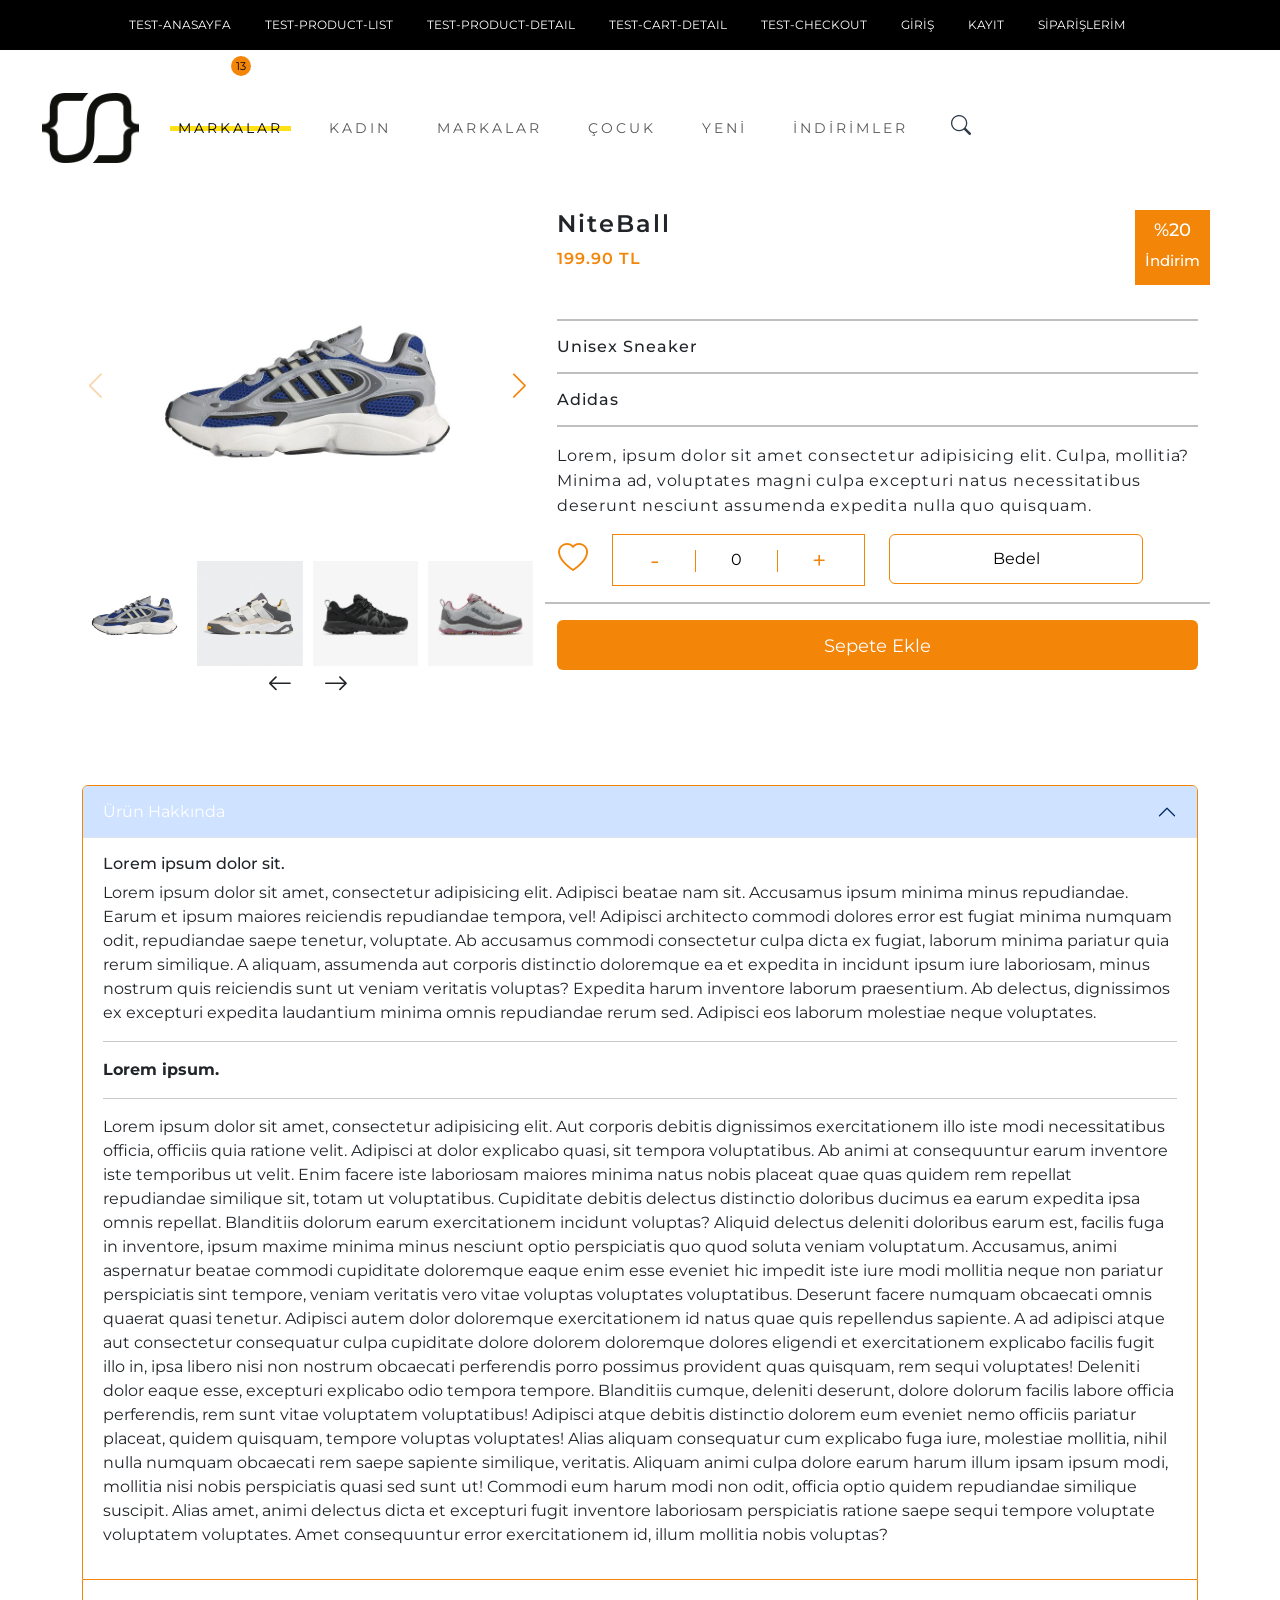
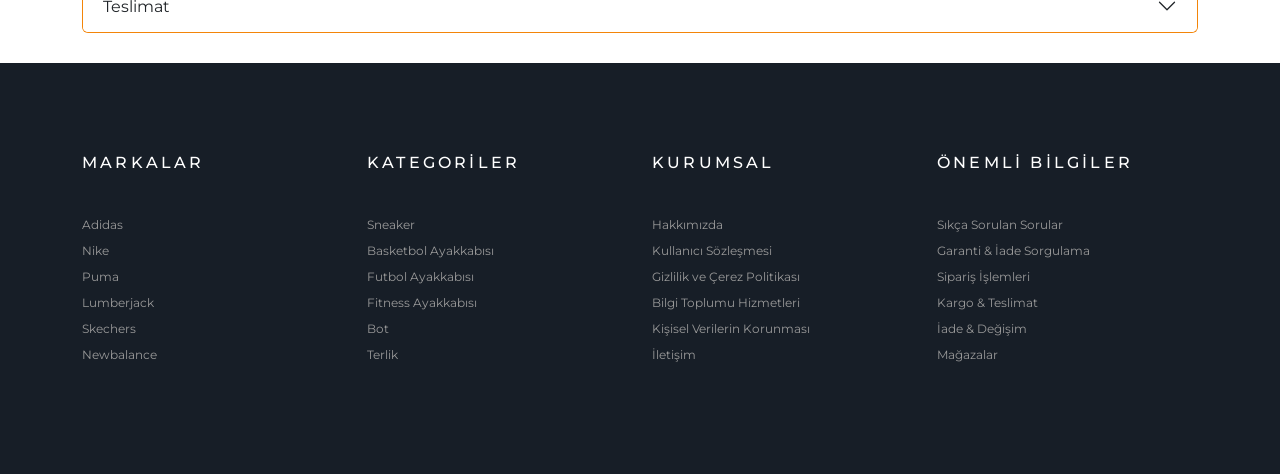
<file: product-detail.html>
<!DOCTYPE html>
<html lang="en">

<head>
    <meta charset="UTF-8">
    <meta name="viewport" content="width=device-width, initial-scale=1.0">
    <title>eCommerce</title>

    <!-- Bootstrap 5 -->
    <link href="https://cdn.jsdelivr.net/npm/bootstrap@5.3.3/dist/css/bootstrap.min.css" rel="stylesheet"
        integrity="sha384-QWTKZyjpPEjISv5WaRU9OFeRpok6YctnYmDr5pNlyT2bRjXh0JMhjY6hW+ALEwIH" crossorigin="anonymous">

    <!-- Bootstrap Icons -->
    <link rel="stylesheet" href="https://cdn.jsdelivr.net/npm/bootstrap-icons@1.11.3/font/bootstrap-icons.min.css">

    <!-- özelleştirdiğimiz css -->
    <link rel="stylesheet" href="assets/css/style.css">

    <!-- animate css -->
    <link rel="stylesheet" href="https://cdnjs.cloudflare.com/ajax/libs/animate.css/4.1.1/animate.min.css" />


    <!-- font awesome -->
    <link rel="stylesheet" href="https://cdnjs.cloudflare.com/ajax/libs/font-awesome/6.5.1/css/all.min.css"
        integrity="sha512-DTOQO9RWCH3ppGqcWaEA1BIZOC6xxalwEsw9c2QQeAIftl+Vegovlnee1c9QX4TctnWMn13TZye+giMm8e2LwA=="
        crossorigin="anonymous" referrerpolicy="no-referrer" />

    <!-- google fonts -->
    <link rel="preconnect" href="https://fonts.googleapis.com">
    <link rel="preconnect" href="https://fonts.gstatic.com" crossorigin>
    <link
        href="https://fonts.googleapis.com/css2?family=Montserrat:ital,wght@0,100..900;1,100..900&family=Playfair+Display+SC:ital,wght@0,400;0,700;0,900;1,400;1,700;1,900&family=Playfair:ital,opsz,wght@0,5..1200,300..900;1,5..1200,300..900&display=swap"
        rel="stylesheet">


    <!-- Swiper -->
    <link rel="stylesheet" href="https://cdn.jsdelivr.net/npm/swiper@11/swiper-bundle.min.css" />
</head>

<body>
    <!-- Top Bar Bölümü -->
    <div class="top-bar bg-black">
        <div class="container">
            <div class="login float-end ">
                <ul class="login-list">
                    <li><a href="index.html" class="text-white">Test-Anasayfa</a></li>
                    <li><a href="product-list.html" class="text-white">Test-Product-List</a></li>
                    <li><a href="product-detail.html" class="text-white">Test-Product-Detail</a></li>
                    <li><a href="cart.html" class="text-white">Test-Cart-Detail</a></li>
                    <li><a href="checkout.html" class="text-white">Test-Checkout</a></li>
                    <li><a href="" class="text-white">GİRİŞ</a></li>
                    <li><a href="" class="text-white">KAYIT</a></li>
                    <li><a href="myorders.html" class="text-white">SİPARİŞLERİM</a></li>
                    <li><a href="" class="text-white">SEPETİM</a></li>
                    <li class="dropdown user-basket position-relative">
                        <a href="javascript:void(0)" class="dropdown-toggle position-relative" role="button"
                            data-bs-toggle="dropdown" aria-expanded="false">
                            <i class="bi bi-cart zoom text-white fs-4"></i>
                            <span class="item-count bg-orange text-black">13</span>
                        </a>
                        <div class="dropdown-menu">
                            <div class="row overflow-custom">
                                <div class="col-12">
                                    <div class="card border-0">
                                        <div class="row">
                                            <div class="col-4">
                                                <img src="assets/images/shopping.webp" alt=""
                                                    class="img-fluid rounded-start">
                                            </div>
                                            <div class="col-8">
                                                <div class="card-body">
                                                    <h5 class="card-title">Ürün Başlığı</h5>
                                                    <p class="card-text">Fiyat: 10 TL</p>
                                                    <p class="card-text">Adet: 3</p>
                                                </div>
                                            </div>
                                        </div>
                                    </div>
                                </div>

                                <div class="col-12">
                                    <hr class="my-4">
                                </div>


                                <div class="col-12">
                                    <div class="card border-0">
                                        <div class="row">
                                            <div class="col-4">
                                                <img src="assets/images/shopping.webp" alt=""
                                                    class="img-fluid rounded-start">
                                            </div>
                                            <div class="col-8">
                                                <div class="card-body">
                                                    <h5 class="card-title">Ürün Başlığı</h5>
                                                    <p class="card-text">Fiyat: 10 TL</p>
                                                    <p class="card-text">Adet: 1</p>
                                                </div>
                                            </div>
                                        </div>
                                    </div>
                                </div>

                                <div class="col-12">
                                    <hr class="my-4">
                                </div>


                                <div class="col-12">
                                    <div class="card border-0">
                                        <div class="row">
                                            <div class="col-4">
                                                <img src="assets/images/shopping.webp" alt=""
                                                    class="img-fluid rounded-start">
                                            </div>
                                            <div class="col-8">
                                                <div class="card-body">
                                                    <h5 class="card-title">Ürün Başlığı</h5>
                                                    <p class="card-text">Fiyat: 10 TL</p>
                                                    <p class="card-text">Adet: 1</p>
                                                </div>
                                            </div>
                                        </div>
                                    </div>
                                </div>

                                <div class="col-12">
                                    <hr class="my-4">
                                </div>
                            </div>
                            <div class="row total-price">
                                <div class="col-12">
                                    <hr class="my-4">
                                </div>

                                <div class="col-12">
                                    <h5 class="text-center">
                                        <span>Toplam:</span>
                                        <span>250.00 TL</span>
                                    </h5>
                                </div>

                                <div class="col-12 basket-buttons">
                                    <div class="row">
                                        <div class="col-6">
                                            <a href="" class="btn btn-outline-warning w-100">Sepet</a>
                                        </div>

                                        <div class="col-6">
                                            <a href="" class="btn btn-outline-success w-100">Ödeme</a>
                                        </div>
                                    </div>
                                </div>
                            </div>
                        </div>
                    </li>
                </ul>
            </div>
        </div>
    </div>

    <!-- Menü Bölümü -->
    <header>
        <nav class="navbar navbar-expand-lg">
            <div class="container">
                <a class="navbar-brand" href="#">
                    <img src="assets/images/logo.png" alt="Logo" class="logo">
                </a>
                <button class="navbar-toggler" type="button" data-bs-toggle="collapse"
                    data-bs-target="#navbarSupportedContent" aria-controls="navbarSupportedContent"
                    aria-expanded="false" aria-label="Toggle navigation">
                    <span class="navbar-toggler-icon"></span>
                </button>
                <div class="collapse navbar-collapse" id="navbarSupportedContent">
                    <ul class="navbar-nav mx-auto mb-2 mb-lg-0">
                        <li class="nav-item active dropdown">
                            <a class="nav-link active dropdown-toggle" aria-current="page" href="javascript:void(0)"
                                data-bs-toggle="dropdown" role="button">
                                MARKALAR
                            </a>
                            <!-- markalar menüsü butonuna tıklandığında menü ile ilgili kategoriler -->
                            <div class="dropdown-menu">
                                <!-- iki parçaya böldük -->
                                <div class="row">
                                    <div class="col-md-9 nav-brands">
                                        <!-- menü listesi şeklinde olacak -->
                                        <h4 class="mb-4">Tüm Markalar</h4>
                                        <div class="row">
                                            <div class="col navbar-column">
                                                <a href="product-list.html" class="dropdown-link">Adidas</a>
                                                <a href="#" class="dropdown-link">Nike</a>
                                                <a href="#" class="dropdown-link">Puma</a>
                                                <a href="#" class="dropdown-link">Skechers</a>
                                                <a href="#" class="dropdown-link">Lotto</a>
                                                <a href="#" class="dropdown-link">Huf</a>
                                                <a href="#" class="dropdown-link">Reebok</a>
                                                <a href="#" class="dropdown-link">Parafina</a>
                                                <a href="#" class="dropdown-link">Salomon</a>
                                            </div>
                                            <div class="col navbar-column">
                                                <a href="#" class="dropdown-link">Rains</a>
                                                <a href="#" class="dropdown-link">United 4</a>
                                                <a href="#" class="dropdown-link">Vans</a>
                                                <a href="#" class="dropdown-link">Veja</a>
                                                <a href="#" class="dropdown-link">Market</a>
                                                <a href="#" class="dropdown-link">Nautica</a>
                                                <a href="#" class="dropdown-link">Element</a>
                                                <a href="#" class="dropdown-link">Etnies</a>
                                                <a href="#" class="dropdown-link">Funko</a>
                                            </div>
                                            <div class="col navbar-column">
                                                <a href="#" class="dropdown-link">Columbia</a>
                                                <a href="#" class="dropdown-link">Brekenstock</a>
                                                <a href="#" class="dropdown-link">Casio</a>
                                                <a href="#" class="dropdown-link">Converse</a>
                                                <a href="#" class="dropdown-link">Crocs</a>
                                                <a href="#" class="dropdown-link">Jordan</a>
                                                <a href="#" class="dropdown-link">Primitive</a>
                                                <a href="#" class="dropdown-link">Timberland</a>
                                                <a href="#" class="dropdown-link">XD Design</a>
                                            </div>
                                        </div>
                                    </div>
                                    <div class="col-md-3">
                                        <!--  slide şeklinde olacak -->
                                        <h4 class="mb-4">Tredler</h4>
                                        <div class="row">
                                            <div class="col">
                                                <div class="nav-brand-swiper swiper-container">
                                                    <div class="swiper-wrapper">
                                                        <div class="swiper-slide">
                                                            <a href="">
                                                                <img src="assets/images/product2.webp" class="img-fluid"
                                                                    alt="">
                                                            </a>
                                                        </div>
                                                        <div class="swiper-slide">
                                                            <a href="">
                                                                <img src="assets/images/product3.jpeg" class="img-fluid"
                                                                    alt="">
                                                            </a>
                                                        </div>
                                                        <div class="swiper-slide">
                                                            <a href="">
                                                                <img src="assets/images/product4.jpeg" class="img-fluid"
                                                                    alt="">
                                                            </a>
                                                        </div>

                                                    </div>
                                                </div>
                                            </div>
                                        </div>
                                    </div>
                                </div>
                            </div>

                        </li>
                        <li class="nav-item">
                            <a class="nav-link" href="#">KADIN</a>
                        </li>
                        <li class="nav-item">
                            <a class="nav-link" href="#">MARKALAR</a>
                        </li>
                        <li class="nav-item">
                            <a class="nav-link" href="#">ÇOCUK</a>
                        </li>
                        <li class="nav-item">
                            <a class="nav-link" href="#">YENİ</a>
                        </li>
                        <li class="nav-item">
                            <a class="nav-link" href="#">İNDİRİMLER</a>
                        </li>



                    </ul>
                </div>
                <div class="nav-right">
                    <a href="javascript:void(0)" class="search-open">
                        <i class="bi bi-search zoom"></i>
                    </a>
                    <div class="search-inside bg-orange">
                        <i class="bi bi-x search-close"></i>
                        <div class="search-overlay"></div>
                        <div class="position-center-center">
                            <div class="search animate__animated animate__backInUp">
                                <form action="">
                                    <input type="search" placeholder="Arama">
                                    <button type="submit"><i class="bi bi-check-circle"></i></button>
                                </form>
                            </div>
                        </div>
                    </div>
                </div>
            </div>
        </nav>
    </header>

    <!-- main - detail bölümü -->
    <main>
        <div class="container">

            <div class="row">
                <!-- görsel ve thumb slider tarafı -->
                <div class="col-md-5">
                    <div class="product-image-wrapper position-relative">
                        <!-- Büyük Slider -->
                        <div class="swiper-container big-slider">
                            <div class="swiper-wrapper">
                                <!-- Slides - Slaytlar-->
                                <div class="swiper-slide big-image">
                                    <div class="swiper-zoom-container">
                                        <img src="assets/images/product1.jpeg" />
                                    </div>
                                </div>
                                <div class="swiper-slide big-image">
                                    <div class="swiper-zoom-container">
                                        <img src="assets/images/product1.jpeg" />
                                    </div>
                                </div>
                                <div class="swiper-slide big-image">
                                    <div class="swiper-zoom-container">
                                        <img src="assets/images/product2.jpeg" />
                                    </div>
                                </div>
                                <div class="swiper-slide big-image">
                                    <div class="swiper-zoom-container">
                                        <img src="assets/images/product3.jpeg" />
                                    </div>
                                </div>
                                <div class="swiper-slide big-image">
                                    <div class="swiper-zoom-container">
                                        <img src="assets/images/product4.jpeg" />
                                    </div>
                                </div>
                                <div class="swiper-slide big-image">
                                    <div class="swiper-zoom-container">
                                        <img src="assets/images/product5.jpeg" />
                                    </div>
                                </div>
                                <div class="swiper-slide big-image">
                                    <div class="swiper-zoom-container">
                                        <img src="assets/images/product6.jpeg" />
                                    </div>
                                </div>
                            </div>
                            <!-- Navigasyon butonları -->
                            <div class="swiper-button-prev"></div>
                            <div class="swiper-button-next"></div>
                        </div>
                        <!-- Büyük Slider'ın altındaki thumb slider - küçük görseller-->
                        <div thumbsSlider="" class="swiper-container thumb-sliders">
                            <!-- Additional required wrapper -->
                            <div class="swiper-wrapper">
                                <!-- Slides - Slaytlar-->
                                <div class="swiper-slide">
                                    <img class="thumb-image" src="assets/images/product1.jpeg" />
                                </div>
                                <div class="swiper-slide">
                                    <img class="thumb-image" src="assets/images/product2.jpeg" />
                                </div>
                                <div class="swiper-slide">
                                    <img class="thumb-image" src="assets/images/product3.jpeg" />
                                </div>
                                <div class="swiper-slide">
                                    <img class="thumb-image" src="assets/images/product4.jpeg" />
                                </div>
                                <div class="swiper-slide">
                                    <img class="thumb-image" src="assets/images/product5.jpeg" />
                                </div>
                                <div class="swiper-slide">
                                    <img class="thumb-image" src="assets/images/product6.jpeg" />
                                </div>
                            </div>
                            <div class="thumb-sliders-buttons text-center">
                                <span class="thumb-prev me-4"><i class="bi bi-arrow-left"></i></span>
                                <span class="thumb-next"><i class="bi bi-arrow-right"></i></span>
                            </div>
                        </div>
                    </div>
                </div>

                <!-- açıklama tarafa -->
                <div class="col-md-7 product-detail position-relative">
                    <h4 class="fw-bold-600">NiteBall</h4>
                    <div class="price text-orange fw-bold-600">199.90 TL</div>
                    <hr class="mt-5">
                    <h6>Unisex Sneaker</h6>
                    <hr>
                    <h6>Adidas</h6>
                    <hr>
                    <p class="product-short-description">
                        Lorem, ipsum dolor sit amet consectetur adipisicing elit. Culpa, mollitia? Minima ad, voluptates
                        magni culpa excepturi natus necessitatibus deserunt nesciunt assumenda expedita nulla quo
                        quisquam.
                    </p>
                    <div class="shopping">
                        <div class="row">
                            <div class="col-md-1 text-center">
                                <i class="bi bi-heart text-orange"></i>
                            </div>
                            <div class="col-md-5">
                                <div class="piece-wrapper">
                                    <div class="input-group">
                                        <span class="piece-decrease"> - </span>
                                        <input type="text" class="piece" value="0" disabled>
                                        <span class="piece-increase"> + </span>
                                    </div>
                                </div>
                            </div>
                            <div class="col-md-5">
                                <div class="input-group">
                                    <select class="form-control text-center" id="footSize">
                                        <option disabled selected>Bedel</option>
                                        <option value="36">36</option>
                                        <option value="37">37</option>
                                        <option value="38">38</option>
                                        <option value="39">39</option>
                                        <option value="40">40</option>
                                        <option value="41">41</option>
                                        <option value="42">42</option>
                                        <option value="43">43</option>
                                    </select>
                                </div>
                            </div>
                            <hr class="my-3">
                            <div class="col-md-12">
                                <a href="#" class="btn bg-orange add-to-card w-100 text-white">Sepete Ekle</a>
                            </div>
                        </div>
                        <div class="discount-rate">
                            %20
                            <span>İndirim</span>
                        </div>
                    </div>
                </div>
                <!-- akoriyon açıklama kısmı -->
                <div class="col-md-12 mt-4">
                    <div class="accordion" id="accordionExample">
                        <div class="accordion-item">
                            <h2 class="accordion-header">
                                <button class="accordion-button" type="button" data-bs-toggle="collapse"
                                    data-bs-target="#collapseOne" aria-expanded="true" aria-controls="collapseOne">
                                    Ürün Hakkında
                                </button>
                            </h2>
                            <div id="collapseOne" class="accordion-collapse collapse show"
                                data-bs-parent="#accordionExample">
                                <div class="accordion-body">
                                    <h6>Lorem ipsum dolor sit.</h6>
                                    <p>Lorem ipsum dolor sit amet, consectetur adipisicing elit. Adipisci beatae nam
                                        sit.
                                        Accusamus
                                        ipsum minima minus repudiandae. Earum et ipsum maiores reiciendis repudiandae
                                        tempora, vel!
                                        Adipisci architecto commodi dolores error est fugiat minima numquam odit,
                                        repudiandae saepe
                                        tenetur, voluptate. Ab accusamus commodi consectetur culpa dicta ex fugiat,
                                        laborum
                                        minima
                                        pariatur quia rerum similique. A aliquam, assumenda aut corporis distinctio
                                        doloremque ea et
                                        expedita in incidunt ipsum iure laboriosam, minus nostrum quis reiciendis sunt
                                        ut
                                        veniam
                                        veritatis voluptas? Expedita harum inventore laborum praesentium. Ab delectus,
                                        dignissimos ex
                                        excepturi expedita laudantium minima omnis repudiandae rerum sed. Adipisci eos
                                        laborum molestiae
                                        neque voluptates.</p>
                                    <hr>
                                    <strong>Lorem ipsum.</strong>
                                    <hr>
                                    <p>Lorem ipsum dolor sit amet, consectetur adipisicing elit. Aut corporis debitis
                                        dignissimos
                                        exercitationem illo iste modi necessitatibus officia, officiis quia ratione
                                        velit.
                                        Adipisci at
                                        dolor explicabo quasi, sit tempora voluptatibus. Ab animi at consequuntur earum
                                        inventore iste
                                        temporibus ut velit. Enim facere iste laboriosam maiores minima natus nobis
                                        placeat
                                        quae quas
                                        quidem rem repellat repudiandae similique sit, totam ut voluptatibus. Cupiditate
                                        debitis
                                        delectus distinctio doloribus ducimus ea earum expedita ipsa omnis repellat.
                                        Blanditiis dolorum
                                        earum exercitationem incidunt voluptas? Aliquid delectus deleniti doloribus
                                        earum
                                        est, facilis
                                        fuga in inventore, ipsum maxime minima minus nesciunt optio perspiciatis quo
                                        quod
                                        soluta veniam
                                        voluptatum. Accusamus, animi aspernatur beatae commodi cupiditate doloremque
                                        eaque
                                        enim esse
                                        eveniet hic impedit iste iure modi mollitia neque non pariatur perspiciatis sint
                                        tempore, veniam
                                        veritatis vero vitae voluptas voluptates voluptatibus. Deserunt facere numquam
                                        obcaecati omnis
                                        quaerat quasi tenetur. Adipisci autem dolor doloremque exercitationem id natus
                                        quae
                                        quis
                                        repellendus sapiente. A ad adipisci atque aut consectetur consequatur culpa
                                        cupiditate dolore
                                        dolorem doloremque dolores eligendi et exercitationem explicabo facilis fugit
                                        illo
                                        in, ipsa
                                        libero nisi non nostrum obcaecati perferendis porro possimus provident quas
                                        quisquam, rem sequi
                                        voluptates! Deleniti dolor eaque esse, excepturi explicabo odio tempora tempore.
                                        Blanditiis
                                        cumque, deleniti deserunt, dolore dolorum facilis labore officia perferendis,
                                        rem
                                        sunt vitae
                                        voluptatem voluptatibus! Adipisci atque debitis distinctio dolorem eum eveniet
                                        nemo
                                        officiis
                                        pariatur placeat, quidem quisquam, tempore voluptas voluptates! Alias aliquam
                                        consequatur cum
                                        explicabo fuga iure, molestiae mollitia, nihil nulla numquam obcaecati rem saepe
                                        sapiente
                                        similique, veritatis. Aliquam animi culpa dolore earum harum illum ipsam ipsum
                                        modi,
                                        mollitia
                                        nisi nobis perspiciatis quasi sed sunt ut! Commodi eum harum modi non odit,
                                        officia
                                        optio quidem
                                        repudiandae similique suscipit. Alias amet, animi delectus dicta et excepturi
                                        fugit
                                        inventore
                                        laboriosam perspiciatis ratione saepe sequi tempore voluptate voluptatem
                                        voluptates.
                                        Amet
                                        consequuntur error exercitationem id, illum mollitia nobis voluptas?</p>
                                </div>
                            </div>
                        </div>
                        <div class="accordion-item">
                            <h2 class="accordion-header">
                                <button class="accordion-button collapsed" type="button" data-bs-toggle="collapse"
                                    data-bs-target="#collapseTwo" aria-expanded="false" aria-controls="collapseTwo">
                                    Teslimat
                                </button>
                            </h2>
                            <div id="collapseTwo" class="accordion-collapse collapse"
                                data-bs-parent="#accordionExample">
                                <div class="accordion-body">
                                    Lorem ipsum dolor sit amet, consectetur adipisicing elit. Aliquid aspernatur atque
                                    consequuntur dicta, distinctio doloremque ducimus est harum illo in itaque iure
                                    magnam
                                    mollitia, odio odit officiis quam quasi qui recusandae rem saepe sit ut! Ab
                                    accusantium
                                    alias architecto asperiores aut corporis error est eveniet fugiat id mollitia nam
                                    necessitatibus nisi nulla officiis pariatur quae quaerat quam quia quibusdam, quos
                                    rerum
                                    sed soluta temporibus totam! Dolores eaque eos facilis inventore laboriosam nam
                                    nobis
                                    perferendis, porro provident reprehenderit saepe veritatis. Consequatur cupiditate
                                    debitis dolorum nisi, provident quae recusandae totam unde velit vitae! Amet animi
                                    autem
                                    consectetur consequuntur cupiditate deserunt libero, molestiae molestias nihil
                                    officiis
                                    porro quo, sapiente totam voluptates voluptatibus! Alias atque delectus eaque esse
                                    facilis, ipsam minus recusandae tenetur velit! Expedita iste laudantium omnis quis
                                    rerum? Eligendi laudantium molestias neque obcaecati officiis quis! Asperiores at
                                    aut
                                    deleniti dolorem fuga neque perferendis quod sed sit ullam. Accusamus accusantium
                                    alias
                                    atque blanditiis dolore doloribus dolorum fugiat illo illum inventore laborum
                                    nesciunt,
                                    nostrum odio optio pariatur, possimus qui reiciendis tempora tenetur veniam,
                                    voluptate
                                    voluptatibus voluptatum. Cum debitis doloremque, dolores eligendi esse facere
                                    inventore
                                    iure libero maxime non omnis provident quaerat, quibusdam ratione repudiandae sint
                                    tempore. Ab ad est impedit magnam quidem repudiandae vero?
                                </div>
                            </div>
                        </div>
                    </div>
                </div>
            </div>
        </div>
    </main>


    <!-- footer -->
    <footer class="position-relative">
        <div class="container">
            <div class="row">
                <div class="col-md-3">
                    <h6 class="text-white">MARKALAR</h6>
                    <ul class="link">
                        <li><a href="#.">Adidas</a></li>
                        <li><a href="#.">Nike</a></li>
                        <li><a href="#.">Puma</a></li>
                        <li><a href="#.">Lumberjack</a></li>
                        <li><a href="#.">Skechers</a></li>
                        <li><a href="#.">Newbalance</a></li>
                    </ul>
                </div>
                <div class="col-md-3">
                    <h6 class="text-white">KATEGORİLER</h6>
                    <ul class="link">
                        <li><a href="#.">Sneaker</a></li>
                        <li><a href="#.">Basketbol Ayakkabısı</a></li>
                        <li><a href="#.">Futbol Ayakkabısı</a></li>
                        <li><a href="#.">Fitness Ayakkabısı</a></li>
                        <li><a href="#.">Bot</a></li>
                        <li><a href="#.">Terlik</a></li>
                    </ul>
                </div>
                <div class="col-md-3">
                    <h6 class="text-white">KURUMSAL</h6>
                    <ul class="link">
                        <li><a href="#.">Hakkımızda</a></li>
                        <li><a href="#.">Kullanıcı Sözleşmesi</a></li>
                        <li><a href="#.">Gizlilik ve Çerez Politikası</a></li>
                        <li><a href="#.">Bilgi Toplumu Hizmetleri</a></li>
                        <li><a href="#.">Kişisel Verilerin Korunması</a></li>
                        <li><a href="#.">İletişim</a></li>
                    </ul>
                </div>
                <div class="col-md-3">
                    <h6 class="text-white">ÖNEMLİ BİLGİLER</h6>
                    <ul class="link">
                        <li><a href="#.">Sıkça Sorulan Sorular</a></li>
                        <li><a href="#.">Garanti & İade Sorgulama</a></li>
                        <li><a href="#.">Sipariş İşlemleri</a></li>
                        <li><a href="#.">Kargo & Teslimat</a></li>
                        <li><a href="#.">İade & Değişim</a></li>
                        <li><a href="#.">Mağazalar</a></li>
                    </ul>
                </div>
            </div>
        </div>
    </footer>


    <!-- Bootstrap 5 -->
    <script src="https://cdn.jsdelivr.net/npm/bootstrap@5.3.3/dist/js/bootstrap.bundle.min.js"
        integrity="sha384-YvpcrYf0tY3lHB60NNkmXc5s9fDVZLESaAA55NDzOxhy9GkcIdslK1eN7N6jIeHz"
        crossorigin="anonymous"></script>
    <!-- JQuery -->
    <script src="https://cdnjs.cloudflare.com/ajax/libs/jquery/3.7.1/jquery.min.js"
        integrity="sha512-v2CJ7UaYy4JwqLDIrZUI/4hqeoQieOmAZNXBeQyjo21dadnwR+8ZaIJVT8EE2iyI61OV8e6M8PP2/4hpQINQ/g=="
        crossorigin="anonymous" referrerpolicy="no-referrer"></script>

    <!-- swiper -->
    <script src="https://cdn.jsdelivr.net/npm/swiper@11/swiper-bundle.min.js"></script>
    <!-- özelleştirdiğimiz js -->
    <script src="assets/js/home.js"></script>
    <script src="assets/js/main.js"></script>
    <script src="assets/js/product-detail.js"></script>
</body>

</html>
</file>
<file: assets/css/style.css>
* {
    margin: 0;
    padding: 0;
}

a {
    text-decoration: none;
    color: #2d3a4b;
}

body {
    margin: 0 auto;
    font-family: "Montserrat", sans-serif;
}

li {
    list-style: none;
}

.font-montserrat {
    font-family: "Montserrat", sans-serif;
}

.font-playfair {
    font-family: "Playfair", serif;
}

.text-orange {
    color: #f38509;
}

.text-yellow {
    color: #ffe115;
}

.bg-orange {
    background-color: #f38509;
}

.bg-yellow {
    background-color: #ffe115;
}

.fw-bold-600 {
    font-weight: 600;
}

/* Top Bar ve Login */
.top-bar {
    /*background-color: #000;*/
    height: 50px;
}

.top-bar .login li {
    display: inline-block;
    padding: 0 15px;
}

.top-bar .login li a {
    line-height: 50px;
    font-size: 12px;
    text-transform: uppercase;
}

.user-basket .item-count {
    position: absolute;
    top: -15px;
    right: -10px;
    width: 20px;
    height: 20px;
    border-radius: 50%;
    text-align: center;
    font-size: 11px;
    line-height: 21px;
}

.top-bar .user-basket .dropdown-menu {
    padding: 20px;
    border: 0;
    border-radius: 0;
    min-width: 350px;
    top: 12px !important;
    right: 0 !important;
    left: auto !important;
    box-shadow: -1px 2px 20px rgba(0, 0, 0, 0.3);
}

.top-bar .basket-buttons a {
    border-radius: 0 !important;
}

/* Sepetteki Scroll Bar */
.overflow-custom {
    max-height: 200px;
    overflow-y: auto;
    scrollbar-width: thin;
}

/* Kaydırma çubuğunun stili için webkit öneki */
.overflow-custom::-webkit-scrollbar {
    width: 5px;
    /* Kaydırma çubuğunun genişliği */
}

.overflow-custom::-webkit-scrollbar-thumb {
    background-color: #f38509;
    /* Kaydırma çubuğu başlığının rengi */
    border-radius: 5px;
    /* Kaydırma çubuğu başlığının köşe yuvarlanma yarıçapı */
}

/* HEADER - NAVBAR */
header {
    height: 130px;
    padding: 30px;
}

.logo {
    max-height: 70px;
}

header nav li.nav-item {
    margin: 0 5px;
    padding: 15px 0;
}

header nav li a.nav-link {
    font-size: 14px !important;
    font-weight: normal;
    /*color: #2d3a4b;*/
    text-transform: uppercase;
    margin: 0 10px;
    letter-spacing: 3px;

    position: relative;
    transition: all .3s linear;
}

header nav li a.nav-link:before {
    width: 0;
    margin: 0 auto;
    position: absolute;
    content: "";
    height: 5px;
    left: 0;
    top: 45%;
    z-index: -1;
    background-color: #ffe115;
    transition: 0.3s ease-in-out;
}

header nav li a.nav-link:hover:before {
    width: 100%;
}

header nav li.active a.nav-link:before {
    width: 100%;
    margin: 0 auto;
    position: absolute;
    content: "";
    height: 5px;
    left: 0;
    top: 45%;
    z-index: -1;
    background-color: #ffe115;
    transition: 0.3s ease-in-out;
}

.nav-right {
    margin-left: 20px;
    margin-top: -5px;
}

.nav-right i {
    font-size: 20px;
}

.zoom:before {
    transition: transform 1s ease;
}

.zoom:hover:before {
    transform: scale(1.5);
}

/* Menu dropdown */
.navbar-nav .dropdown {
    position: unset;
}

.navbar-nav .dropdown .dropdown-menu {
    width: 70%;
    left: 15%;
    padding: 30px;
    top: 113px;
    border-radius: 0;
    border: none;
}

.dropdown-menu a.dropdown-link {
    display: block;
    font-size: 14px;
}

.dropdown-menu a.dropdown-link:hover {
    color: #f38509;
}

.dropdown-toggle::after {
    display: none;
}

.navbar-column {
    border-right: 3px solid black;
    padding-left: 35px;
}

.nav-brand-swiper img {
    max-height: 190px;
}

/* Search */
.search-inside {
    display: none;
    position: fixed;
    left: 0;
    right: 0;
    top: 0;
    bottom: 0;
    opacity: 0.8;
    z-index: 500;
}

.search-inside .position-center-center {
    width: 100%;
    left: 50%;
    top: 50%;
    transform: translate(-50%, -50%);
    position: absolute;
    padding: 0 20px;
}

.search-inside .search {
    display: inline-block;
    width: 100%;
    position: relative;
}

.search-inside .search input {
    background-color: #fff;
    font-size: 20px;
    color: #333;
    text-align: left;
    height: 60px;
    width: 100%;
    border: none;
    padding: 0 20px;
    border-bottom: 1px solid rgba(0, 0, 0, 0.5);
}

.search-inside .search input:focus {
    outline: none;
    border-bottom: 1px solid rgba(0, 0, 0, 0.5);
}

.search-inside .search button {
    position: absolute;
    right: 0;
    top: 0;
    font-size: 30px;
    margin-top: 0;
    background: none;
    line-height: 60px;
    height: 45px;
    width: 45px;
    border: none;
}

.search-inside .search-close {
    position: absolute;
    right: 50px;
    top: 50px;
    font-size: 40px;
    cursor: pointer;
    /*color: #fff;*/
}


/* Slider */
.slider {
    height: 500px;
    background-color: #f38509;
}

.slider,
.swiper-container,
.brand-swiper{
    overflow-x: hidden;
}

/* slider içerisindeki slide */
.slider .slide{
    /* birden fazla elementleri yanyana getir */
    display: flex;
    justify-content: center;
    align-items: center;
    height: 500px;
    width: 100%;
}
.slider .slide img{
    width: 100%;
    height: 100%;
    /* görsel container'a sığdırır ve ortasını merkezle  */
    object-fit: cover;
}

.home-swiper .swiper-button-prev,
.home-swiper .swiper-button-next{
    width: 100px;
    height: 100px;
    background-color: black;
    color: white;
    transition: background-color .4s ease;
}

.home-swiper .swiper-button-prev:hover,
.home-swiper .swiper-button-next:hover{
    width: 100px;
    height: 100px;
    background-color: white;
    color: black;
    transition: background-color .4s ease;
}

.slider-title{
    position: absolute;
    top: 50%;
    transform: translateY(-50%);
    z-index: 10;
    width: 100%;
    text-align: center;
}

.slider-title h3{
    font-size: 45px;
    font-weight: 600;
}

.slider-title h2{
    font-size: 75px;
    font-weight: 600;
    text-align: center;
    color: white;
}

.slider-title a{
    /* köşelerini sıfırlayalım */
    border-radius: 0; 
    font-size: 20px;
    padding: 15px 100px;
    border: 3px solid black;
}

.title-wrapper{
    display: flex;
    /* swipper'ı flex yapısı ile kullan */
    flex-direction: column;
    /* öğeleri dikey hizalar */
    justify-content: center;
    /* içeriği yatayda hizalar*/
    align-items: center;
    /* içeriği dikeyde hizalar*/
}

/* markalar slider'ı - feature-brands */

.feature-brands h3{
    letter-spacing: 3px;
    font-weight: 600px;
    text-transform: uppercase;
}

.feature-brands .brand-swiper{
    height: 100px;
    line-height: 100px;
}

.feature-brands .brand-slider{
    transition: filter 0.3s, background-color 0.3s; /*mouse üzerinden gittiğinde*/
    background-color: white;
}
.feature-brands .brand-slider:hover{
    cursor: pointer;
    background-color:#ffe115;
    transition: filter 0.3s, background-color 0.3s; /*mouse üzerine geldiğinde*/
}

.feature-brands .brand-slider:hover img{
    filter: brightness(0) invert(1);
    
}

.feature-brands .swiper-button-next,
.feature-brands .swiper-button-prev,
.feature-season-products .swiper-button-next,
.feature-season-products .swiper-button-prev{
    top: 14px;
    bottom: auto;
    width: 40px;
    height: 40px;
    text-align: center;
}


.feature-brands .swiper-button-next:after,
.feature-brands .swiper-button-prev:after,
.feature-season-products .swiper-button-next:after,
.feature-season-products .swiper-button-prev:after{
    font-size: 25px;
    color: black;
}

.feature-brands .swiper-button-next:hover,
.feature-brands .swiper-button-prev:hover,
.feature-season-products .swiper-button-next:hover,
.feature-season-products .swiper-button-prev:hover{
    border-radius: 0;
    border: 3px solid black;
}

.feature-brands .swiper-button-next,
.feature-season-products .swiper-button-next{
    right: 25px;
    left: auto;
}
.feature-brands .swiper-button-prev,
.feature-season-products .swiper-button-prev{
    right: 60px;
    left: auto;
}

/* product home banner */
.feature-product-banner .banner{
    width: 100%;
    height: 550px;
    overflow: hidden;
}

.feature-product-banner .banner img{
    width: 100%;
    height: auto;
    position: absolute;
    top: 50%;
    left: 50%;
    transform: translate(-50%,-50%);
    object-fit: cover;
}

/* Sezonun Marka ürünleri */
.feature-season-products{
    background-color: #f38509;
}

.wrapper-product .product-overlay {
    position: absolute;
    width: 100%;
    height: 100%;
    top: 0;
    left: 0;
}

.wrapper-product .product-tag {
    position: absolute;
    left: 10px;
    top: 5px;
    font-size: 10px;
    letter-spacing: 0.04em;
}

.wrapper-product .favorite,
.wrapper-product .un-favorite {
    position: absolute;
    top: 5px;
    right: 10px;
    cursor: pointer;
}

.wrapper-product .product-brand {
    position: absolute;
    bottom: 0;
    left: 0;
    font-size: 12px;
    padding-inline-start: 5px;
    padding-inline-end: 5px;
    padding-bottom: 2px;
    letter-spacing: 1px;
    background-color: rgb(245 151 60 / 21%);;
}

.wrapper-product .product-info .product-title {
    font-size: 19px;
    margin-bottom: 0;
}

.wrapper-product .product-info .product-description {
    font-size: 14px;
}

.wrapper-product .product-info .product-price {
    font-weight: 500;
    font-size: 14px;
}
footer {
    background-color: #171e27;
    padding: 90px 0;
}

footer h6 {
    letter-spacing: 0.2em;
    margin-bottom: 40px;
}

footer ul {
    padding-left: 0;
}

footer li a {
    font-size: 12px;
    color: #999;
    line-height: 26px;
    display: inline-block;
}

footer li a:hover {
    color: #fff;
}

/* product-list sayfasındaki main */
/* product-filter sol taraf kategori ve filtreleme bölümü */

main{
    padding: 30px;
}

.sortby{
    border: unset;
    padding-right: 5px;
    font-size: 14px;
}

.product-list-info .product-count{
    font-size: 12px;
    font-weight: 600;
    cursor: pointer;
}
.product-filter{
    max-width: calc(100vh-240px);
    overflow: hidden scroll;
    position: sticky;
    top: 0;
}
.product-filter .filter-item-wrapper{
    position: relative;
    border-bottom: 1px solid black;
    padding: 20px 0;
}

.product-filter .filter-title{
    font-size: 14px;
}
.product-filter .filter-detail{
    max-height: 100px;
    overflow-y: auto;
    overflow-x: hidden;
}

.filter-item input[type=checkbox]{
    min-width: 15px;
    min-height: 15px;
    border-radius: 0;
    position: relative;
    cursor: pointer;
    border: 1px solid black;
}
.filter-item input[type=checkbox]:checked{
    background-color: #f38509;
}
.filter-item input[type=checkbox]:focus{
    outline: none;
    box-shadow: none;
}
.filter-item label{
    font-size: 13px;
}
.filter-price input{
    outline: none;
    box-shadow: none;
    font-size: 11px;
    border: 1px solid black;  
}
.filter-price input::placeholder{
    color: black;
    font-size: 10px;
}
.filter-price input:focus{
    box-shadow: none;
    border: 1px solid #f38509;
}
.filter-price button{
    background-color: transparent;
    width: 100%;
    height: 100%;
    color:black;
    border: none;
}
.filter-price button:hover{
    color:#f38509;
}

.filter-price > *{
    padding-left: 12px;
    padding-right: 3px;
}

/* pagination */
.pagination li.active a,
.pagination li a:hover{
    background-color:#f38509;
    color: black;
}
.pagination li a{
    background-color: #2d3a4b;
    color: white;
    margin: 0 2px;
    height: 25px;
    line-height: 25px;
    width: 25px;
    text-align: center;
    font-size: 12px;
    position: relative;
    float: left;
}

/* product detail sayfası stilleri */
.product-image-wrapper .swiper-button-prev{
    left:0;
}
.product-image-wrapper .swiper-button-next{
    right:0;
}

.product-image-wrapper .swiper-button-prev:after,
.product-image-wrapper .swiper-button-next:after{
    font-size: 25px;
    color: #f38509;
}

.big-slider{
    position: relative;
    overflow-y: hidden;
    padding: 0 50px;
}
.thumb-sliders{
    min-height: 200px;
}
.thumb-sliders-buttons{
    font-size: 25px;
    position: absolute;
    left: 0;
    right: 0;
}
.thumb-sliders-buttons span:hover{
    color: #f38509;
}
.thumb-image,
.big-image img{
    width: 100%;
}

/* sağ taraf - ürün açıklama tarafı */
.product-detail{

}

.product-detail h4{
    letter-spacing: 2px;
}
.product-detail h6{
    letter-spacing: 1px;
}

.product-detail hr{
    border-top: 2px solid black;
}
.price{
    letter-spacing: 1px;
}

.discount-rate{
    position: absolute;
    top: 0;
    right: 0;
    background-color: #f38509;
    height: 75px;
    width: 75px;
    padding: 5px;
    text-align: center;
    color: white;
    font-weight: 500;
    line-height: 30px;
    font-size: 18px;
    border-radius: 0;
}

.discount-rate span{
    font-size: 15px;
    line-height: 20px;
}

.product-detail .product-short-description{
    line-height: 25px;
    letter-spacing: 0.05em;
}

.shopping .bi-heart{
    font-size: 30px;
    line-height: 50px;
    cursor: pointer;
}

.piece-wrapper .input-group{
    border: 1px solid #f38509;
    border-radius: 0;
}

.piece-wrapper .input-group span{
    height: 50px;
    width: 33%;
    text-align: center;
    line-height: 50px;
    position: relative;
    font-size: 25px;
    color: #f38509;
    cursor: pointer;
}
.piece-wrapper input{
    background-color: white;
    max-width: 33%;
    text-align: center;
    color: black;
    border: none;
}

.piece-wrapper .input-group span.piece-increase:before{
    left:0;
    right: auto;
}
.piece-wrapper .input-group span.piece-decrease:before,
.piece-wrapper .input-group span.piece-increase:before{
    position: absolute;
    width: 1px;
    height: 22px;
    background-color: #f38509;
    top: 50%;
    right: 0;
    content: "";
    margin-top: -10px;
}

.shopping select{
    height: 50px;
    border: 1px solid #f38509;
    color: black;
}
.shopping select:focus{
    border-color:#f38509;
    outline: 0;
    box-shadow: none;
}
.add-to-card{
    height: 50px;
    line-height: 50px;
    font-size: 18px;
    padding: 0;  
}
.add-to-card:hover{
    background-color: #d28e40;
}
.accordion-item{
    border-color: #f38509;
}
.accordion-button:focus{
    border-color: #f38509;
    box-shadow: none;
}
.accordion-button:not(.collapsed){
    border-color: #f38509;
    color: white;
}

/* Cart Sayfası */

.cart-page table td img{
    width: 100px;

}
.cart-pagetable td{
    font-weight: 300;
    font-size: 12px;
}

.cart-page table div{
    font-size: 11px;
}
.cart-page table td{
    vertical-align: middle;
    padding-top: 30px;
    padding-bottom: 30px;
}


.my-orders .cart-page table td img{
    width: 100px;

}
.my-orders .cart-pagetable td{
    font-weight: 300;
    font-size: 12px;
}

.my-orders .cart-page table div{
    font-size: 11px;
}
.my-orders .cart-page table td{
    vertical-align: middle;
    padding-top: 30px;
    padding-bottom: 30px;
}



.cart-page table tbody,
.cart-page table td,
.cart-page table tfoot,
.cart-page table th,
.cart-page table thead,
.cart-page table tr {
    border-color: #d28e40;
}


.my-orders .cart-page table tbody,
.my-orders .cart-page table td,
.my-orders .cart-page table tfoot,
.my-orders .cart-page table th,
.my-orders .cart-page table thead,
.my-orders .cart-page table tr {
    border-color: #d28e40;
}


.cart-page .piece-wrapper .input-group{
    width: 150px;
}

.cart-page table .piece-wrapper .input-group span{
    height: unset;
    line-height: unset;
}

/* cart basket detail */

.btn-approve-basket{
    height: 50px;
    line-height: 50px;
    font-size: 18px;
    padding: 0;
}

.btn-approve-basket:hover{
    background-color: #d28e40;
    color: white;
}
.basket-detail{
    height: 100%;
    background-color: #f7f7f7;
    position: sticky;
    padding-top: 10px;
    padding-bottom: 10px;
}
.grand-total{
    border: 1px solid #f38509;
    padding: 30px;
}
.grand-total p{
    font-size: 12px;
    border-bottom: 1px solid black;
}
.grand-total p:last-child{
    border-bottom: unset;
    font-size: 14px;
}
.grand-total i{
    cursor: pointer;
}
.grand-total i:hover{
    color: #f38509;
}

.discount-wrapper{
    border: 1px solid #f38509;
    padding: 20px 10px;
    border-radius: 0;
}

.discount-wrapper h5{
    color: #f38509;
}

.discount-wrapper input{
    height: 40px;
    font-size: 12px;

}
.discount-wrapper input:focus{
    border-color: #f38509;
    box-shadow: none;
}
.discount-wrapper button{
    font-size: 12px;
    height: 40px;
}

/* checkout sayfası */

.order-detail-wrapper h6{
    font-size: 20px;
    letter-spacing: 1px;
}

.order-detail-wrapper h6:before{
    width: 90px;
    height: 2px;
    background-color: #2d3a4b;
    border: none;
    content: "";
    display: inline-block;
    position: absolute;
    margin-top: 30px;
}
.order-detail-wrapper label{
    width: 100%;
    font-size: 12px;
}
.order-detail-wrapper input,
.order-detail-wrapper select,
.order-detail-wrapper textarea{
    border: 1px solid #f38509;
    height: 45px;
    float: left;
    width: 100%;
    font-size: 11px;
    padding: 0 10px;
    letter-spacing: 1px;
    display: inline-block;
    text-align: left;
    margin-top: 0;
}
.order-detail-wrapper textarea{
    height: inherit;
    resize: none;
}

.order-detail-wrapper .nav-tabs .nav-link{
    position: relative;
    padding-bottom:10px;
    border: unset;
    color: inherit;
    font-size: 12px;
}
.order-detail-wrapper .nav-tabs .nav-link::after{
    content: "";
    position: absolute;
    bottom: 0;
    left: 0;
    width: 0;
    height: 3;
    background-color: #f38509;
    transition: width 0.3s ease;
}

.order-detail-wrapper .nav-tabs .nav-link.active::after{
    width: 100%;
}
.order-detail-wrapper .nav-tabs .nav-link:focus,
.order-detail-wrapper .nav-tabs .nav-link:hover{
    border-color: unset;
}
.contract{
    display: flex;
    border: 1px solid #f38509;
    border-radius: 0;
    font-size: 11px;
}
.contract label{
    margin: 5px 10px;
}
.contract a{
    font-weight: bold;
    text-decoration: underline;
}
.contract input{
    width: 20px;
    height: 20px;
}

/* contract modal */
.text-wrapper h1,
.text-wrapper h2,
.text-wrapper h3,
.text-wrapper h4,
.text-wrapper h5,
.text-wrapper h6{
    font-size: 12px;
}

.contracts-text-wrapper{
    max-height: 150px;
    overflow-y: scroll;
    padding: 30px 0;
    background-color: #fafafa;
}
.btn-contracts-approve:hover{
    background-color: #d28e40;
    color: black !important;
}

/* detaylar */

.s-amount div{
    font-size: 12px;
}

.my-orders table td{
    vertical-align: middle;
    padding-top: 10px;
    padding-bottom: 10px;
}

.my-orders img{
    width: 100px;
}

.my-orders .card,
.my-orders .card-header{
    border-color: #f38509;
}
.my-orders .card-header{
    background-color: #f38509;
}
.my-orders .grand-total{
    padding: 0;
}
</file>
